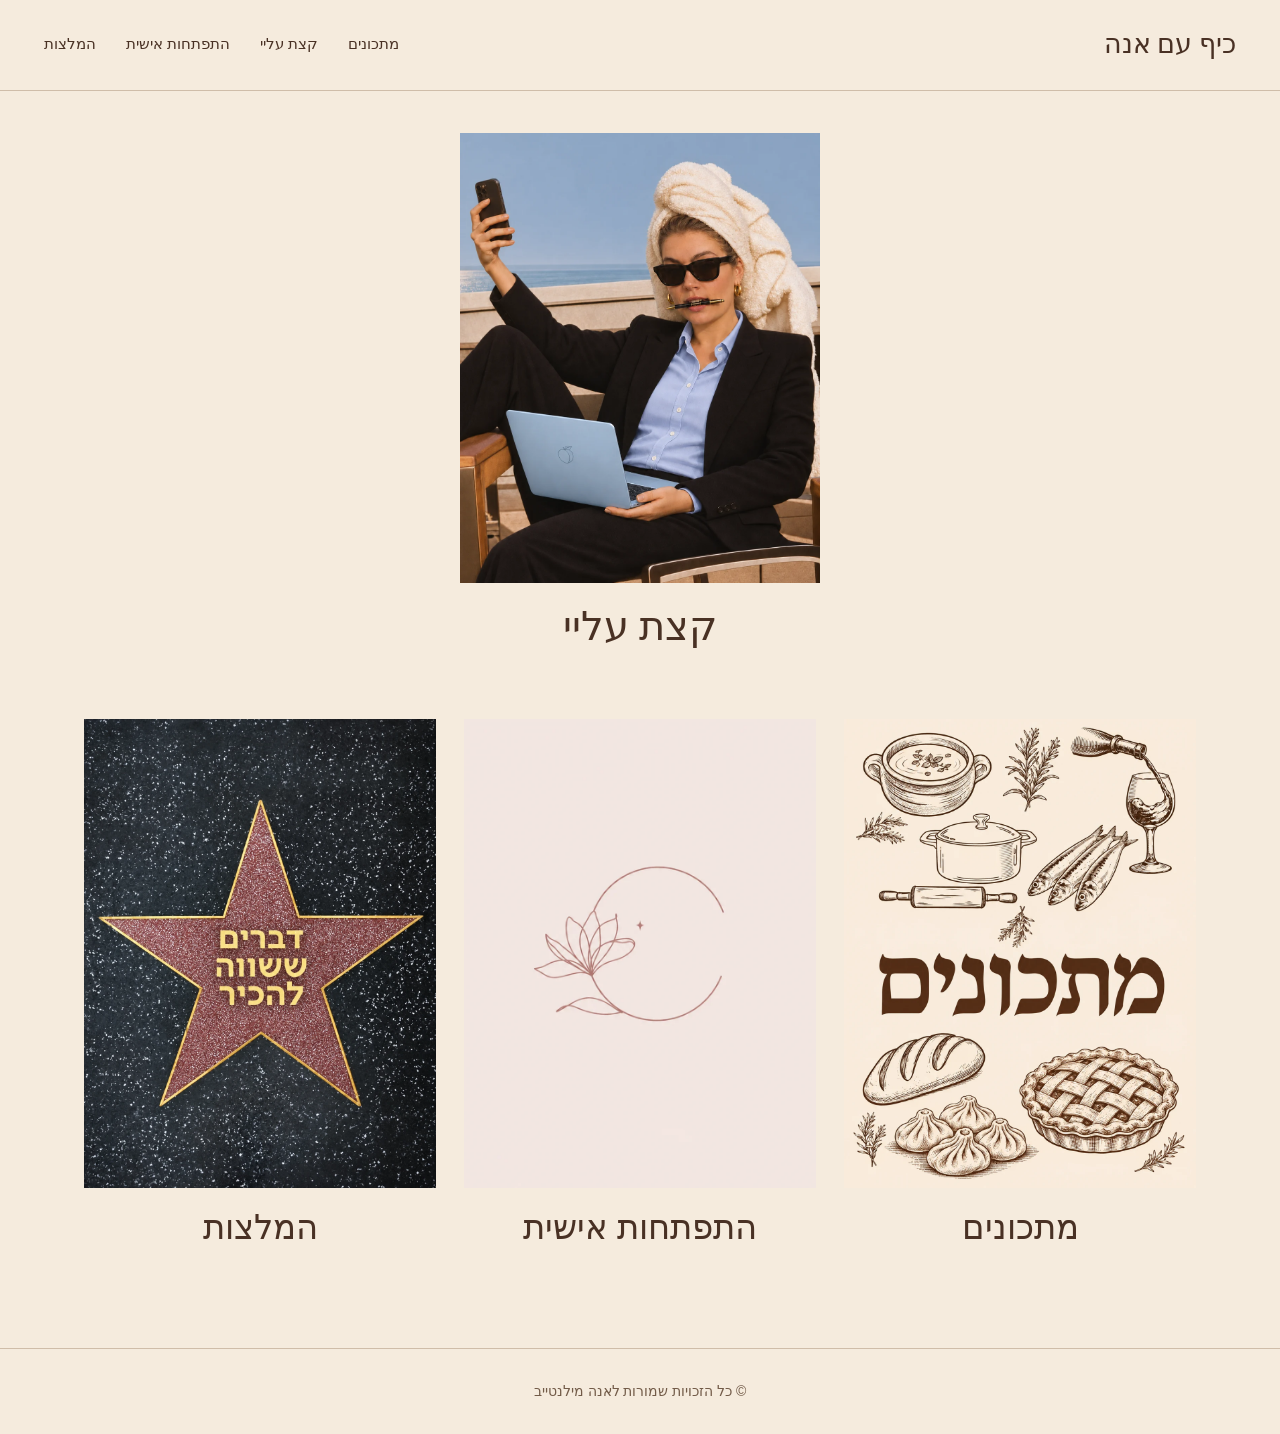
<file: index.html>
<!doctype html><html lang="he" dir="rtl"><head><meta charset="utf-8"><meta name="viewport" content="width=device-width,initial-scale=1"><meta name="theme-color" content="#F5EBDD"><meta name="description" content="אוכל, יצירה, התפתחות אישית והשראה. קצת מהעולם של אנה מילנטייב."><title>קצת מהעולם שלי | כיף עם אנה</title><link rel="stylesheet" href="styles.css"></head><body><a class="skip" href="#main">דילוג לתוכן</a><header class="site-header"><a class="brand" href="index.html">כיף עם אנה</a><nav aria-label="ניווט ראשי"><a href="recipes/index.html">מתכונים</a><a href="about/index.html">קצת עליי</a><a href="growth/index.html">התפתחות אישית</a><a href="recommendations/index.html">המלצות</a></nav></header><main id="main" class="magazine home-magazine">
<section class="home-portrait" aria-labelledby="about-heading"><a class="topic about-topic" href="about/index.html"><div class="topic-image"><img class="portrait-cover" src="assets/anna-blue-laptop-outline.webp" alt="דיוקן בחולצה תכלת עם מחשב תכלת ולוגו אפרסק בקווי מתאר" width="1022" height="1539" fetchpriority="high" decoding="async"></div><div class="topic-caption"><h1 id="about-heading">קצת עליי</h1></div></a></section>
<section class="topics category-row" aria-label="הנושאים באתר">
<a class="topic" href="recipes/index.html"><div class="topic-image cookbook-cover"><img src="assets/recipes-dumplings-pie.webp" alt="איורי אוכל, דאמפלינגס ופאי בגוני חום ושנהב עם הכיתוב מתכונים" width="1050" height="1400" loading="lazy" decoding="async"></div><div class="topic-caption"><h2>מתכונים</h2></div></a>
<a class="topic" href="growth/index.html"><div class="topic-image"><img src="assets/lotus-line.webp" alt="איור קווי עדין של לוטוס במעגל פתוח" width="1100" height="1100" loading="lazy" decoding="async"></div><div class="topic-caption"><h2>התפתחות אישית</h2></div></a>
<a class="topic" href="recommendations/index.html"><div class="topic-image"><img src="assets/recommendations-star.webp" alt="כוכב ורוד עם הכיתוב דברים ששווה להכיר" width="1050" height="1400" loading="lazy" decoding="async"></div><div class="topic-caption"><h2>המלצות</h2></div></a>
</section></main><footer class="site-footer"><span>© כל הזכויות שמורות לאנה מילנטייב</span></footer></body></html>
</file>
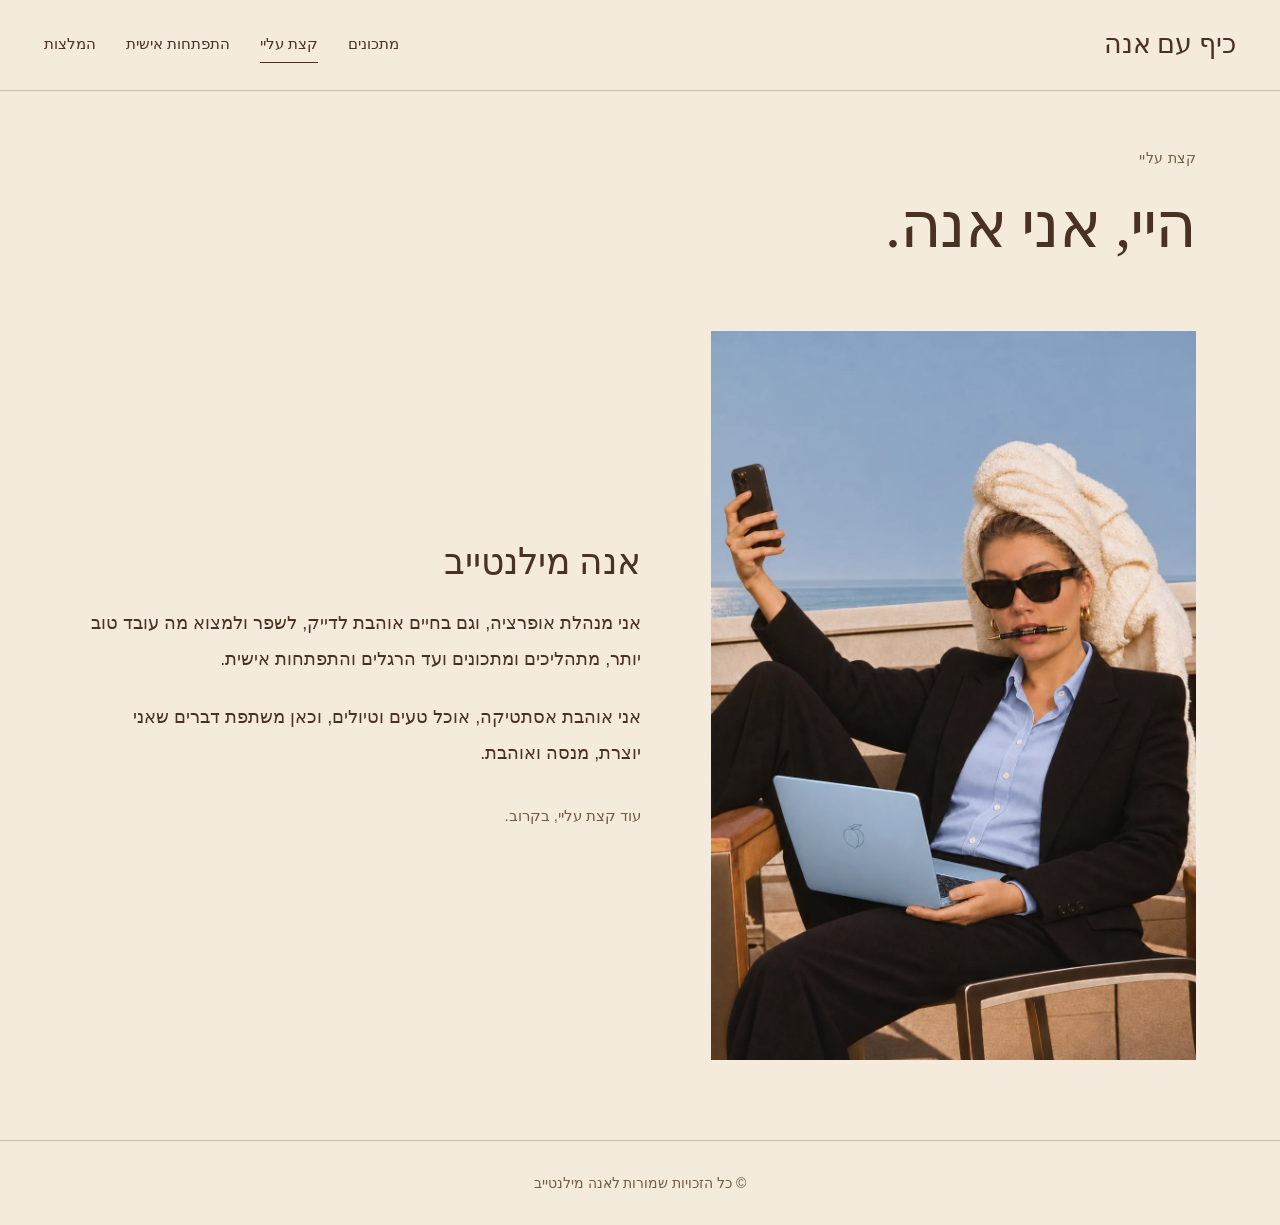
<file: about/index.html>
<!doctype html><html lang="he" dir="rtl"><head><meta charset="utf-8"><meta name="viewport" content="width=device-width,initial-scale=1"><meta name="theme-color" content="#F5EBDD"><meta name="description" content="אוכל, יצירה, התפתחות אישית והשראה. קצת מהעולם של אנה מילנטייב."><title>קצת עליי | כיף עם אנה</title><link rel="stylesheet" href="../styles.css"></head><body><a class="skip" href="#main">דילוג לתוכן</a><header class="site-header"><a class="brand" href="../index.html">כיף עם אנה</a><nav aria-label="ניווט ראשי"><a href="../recipes/index.html">מתכונים</a><a href="index.html" aria-current="page">קצת עליי</a><a href="../growth/index.html">התפתחות אישית</a><a href="../recommendations/index.html">המלצות</a></nav></header><main id="main" class="magazine"><div class="page-intro"><p class="eyebrow">קצת עליי</p><h1>היי, אני אנה.</h1></div><section class="about-layout"><img class="about-portrait" src="../assets/anna-blue-laptop-outline.webp" alt="דיוקן בחולצה תכלת עם מחשב תכלת ולוגו אפרסק בקווי מתאר" width="1022" height="1539" decoding="async"><div class="about-copy"><h2>אנה מילנטייב</h2><p>אני מנהלת אופרציה, וגם בחיים אוהבת לדייק, לשפר ולמצוא מה עובד טוב יותר, מתהליכים ומתכונים ועד הרגלים והתפתחות אישית.</p><p>אני אוהבת אסתטיקה, אוכל טעים וטיולים, וכאן משתפת דברים שאני יוצרת, מנסה ואוהבת.</p><p class="quiet-note">עוד קצת עליי, בקרוב.</p></div></section></main><footer class="site-footer"><span>© כל הזכויות שמורות לאנה מילנטייב</span></footer></body></html>
</file>
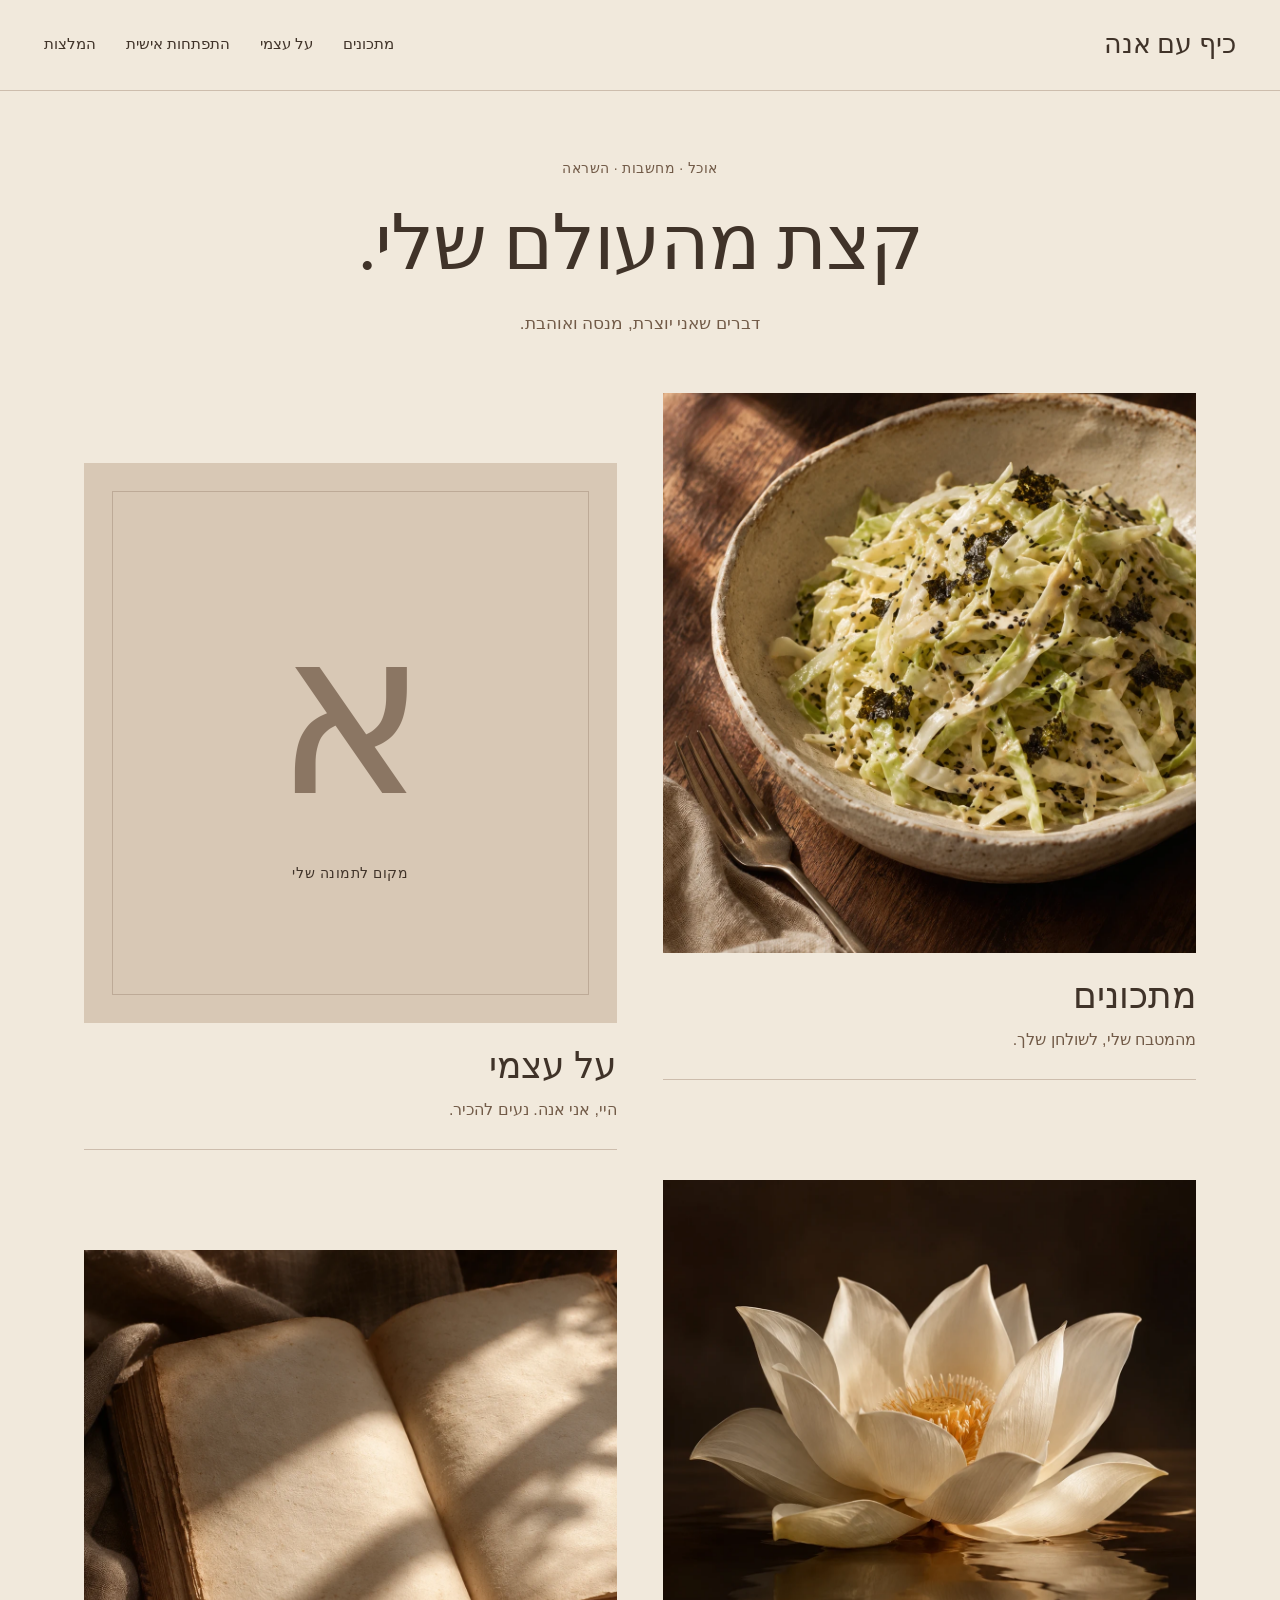
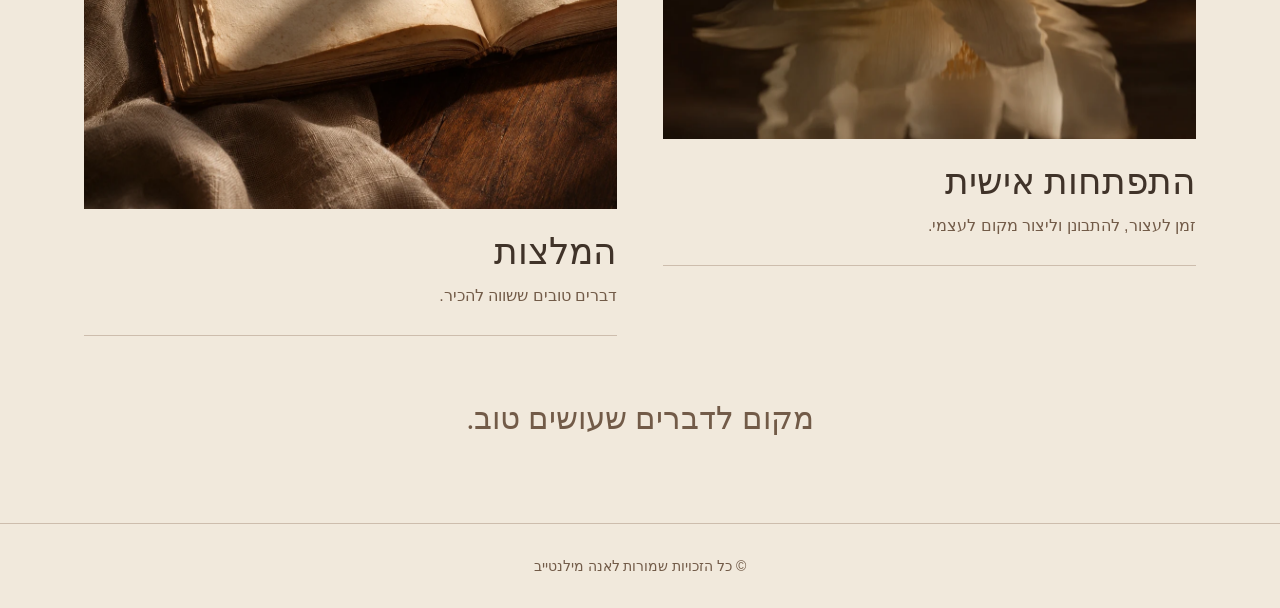
<file: docs/index.html>
<!doctype html><html lang="he" dir="rtl"><head><meta charset="utf-8"><meta name="viewport" content="width=device-width,initial-scale=1"><meta name="theme-color" content="#F1E9DC"><meta name="description" content="אוכל, יצירה, התפתחות אישית והשראה. קצת מהעולם של אנה מילנטייב."><title>קצת מהעולם שלי | כיף עם אנה</title><link rel="stylesheet" href="styles.css"></head><body><a class="skip" href="#main">דילוג לתוכן</a><header class="site-header"><a class="brand" href="index.html">כיף עם אנה</a><nav aria-label="ניווט ראשי"><a href="recipes/index.html">מתכונים</a><a href="about/index.html">על עצמי</a><a href="growth/index.html">התפתחות אישית</a><a href="recommendations/index.html">המלצות</a></nav></header><main id="main" class="magazine"><section class="home-intro"><p class="eyebrow">אוכל · מחשבות · השראה</p><h1>קצת מהעולם שלי.</h1><p>דברים שאני יוצרת, מנסה ואוהבת.</p></section><section class="topics" aria-label="הנושאים באתר"><a class="topic " href="recipes/index.html"><div class="topic-image"><img src="assets/cabbage.webp" alt="סלט כרוב ברוטב קרמי בקערת קרמיקה" width="1122" height="1402" fetchpriority="high" decoding="async"></div><div class="topic-caption"><h2>מתכונים</h2><p>מהמטבח שלי, לשולחן שלך.</p></div></a><a class="topic about-topic" href="about/index.html"><div class="topic-image"><div class="portrait-placeholder"><span class="portrait-monogram" aria-hidden="true">א</span><span class="portrait-label">מקום לתמונה שלי</span></div></div><div class="topic-caption"><h2>על עצמי</h2><p>היי, אני אנה. נעים להכיר.</p></div></a><a class="topic " href="growth/index.html"><div class="topic-image"><img src="assets/lotus.webp" alt="פרח לוטוס בהיר מעל מים שקטים" width="1122" height="1402" loading="lazy" decoding="async"></div><div class="topic-caption"><h2>התפתחות אישית</h2><p>זמן לעצור, להתבונן וליצור מקום לעצמי.</p></div></a><a class="topic " href="recommendations/index.html"><div class="topic-image"><img src="assets/book.webp" alt="ספר פתוח באור חלון חמים" width="1122" height="1402" loading="lazy" decoding="async"></div><div class="topic-caption"><h2>המלצות</h2><p>דברים טובים ששווה להכיר.</p></div></a></section><div class="closing-line">מקום לדברים שעושים טוב.</div></main><footer class="site-footer"><span>© כל הזכויות שמורות לאנה מילנטייב</span></footer></body></html>
</file>
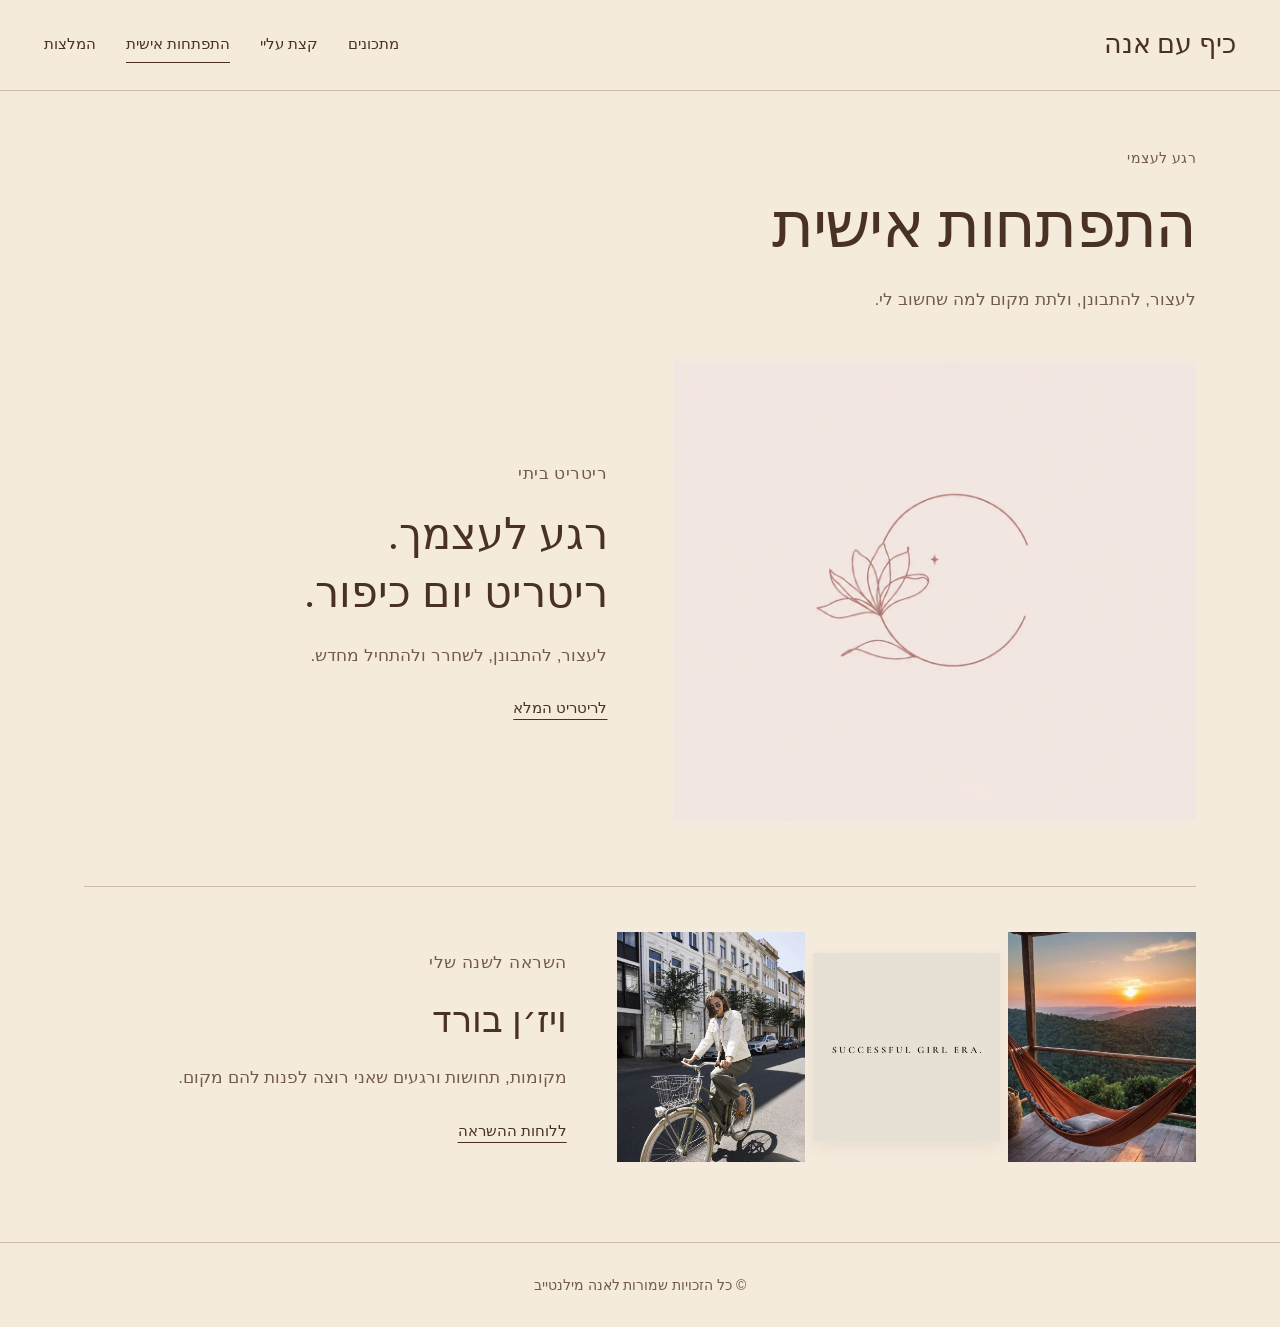
<file: growth/index.html>
<!doctype html><html lang="he" dir="rtl"><head><meta charset="utf-8"><meta name="viewport" content="width=device-width,initial-scale=1"><meta name="theme-color" content="#F5EBDD"><meta name="description" content="אוכל, יצירה, התפתחות אישית והשראה. קצת מהעולם של אנה מילנטייב."><title>התפתחות אישית | כיף עם אנה</title><link rel="stylesheet" href="../styles.css"></head><body><a class="skip" href="#main">דילוג לתוכן</a><header class="site-header"><a class="brand" href="../index.html">כיף עם אנה</a><nav aria-label="ניווט ראשי"><a href="../recipes/index.html">מתכונים</a><a href="../about/index.html">קצת עליי</a><a href="index.html" aria-current="page">התפתחות אישית</a><a href="../recommendations/index.html">המלצות</a></nav></header><main id="main" class="magazine"><div class="page-intro"><p class="eyebrow">רגע לעצמי</p><h1>התפתחות אישית</h1><p>לעצור, להתבונן, ולתת מקום למה שחשוב לי.</p></div><a class="growth-feature" href="https://bebvebeb.github.io/yom-kippur-retreat/"><div class="growth-image"><img src="../assets/lotus-line.webp" alt="איור קווי עדין של לוטוס במעגל פתוח" width="1100" height="1100" fetchpriority="high" decoding="async"></div><div><p class="eyebrow">ריטריט ביתי</p><h2>רגע לעצמך.<br>ריטריט יום כיפור.</h2><p>לעצור, להתבונן, לשחרר ולהתחיל מחדש.</p><span class="text-link">לריטריט המלא</span></div></a><a class="vision-entry" href="vision-board/index.html"><div class="vision-preview"><img src="../assets/vision/peace.webp" alt="ערסל בשקיעה" loading="lazy"><img src="../assets/vision/successful.webp" alt="Successful girl era" loading="lazy"><img src="../assets/vision/bicycle.webp" alt="רכיבה בעיר" loading="lazy"></div><div><p class="eyebrow">השראה לשנה שלי</p><h2>ויז׳ן בורד</h2><p>מקומות, תחושות ורגעים שאני רוצה לפנות להם מקום.</p><span class="text-link">ללוחות ההשראה</span></div></a></main><footer class="site-footer"><span>© כל הזכויות שמורות לאנה מילנטייב</span></footer></body></html>
</file>
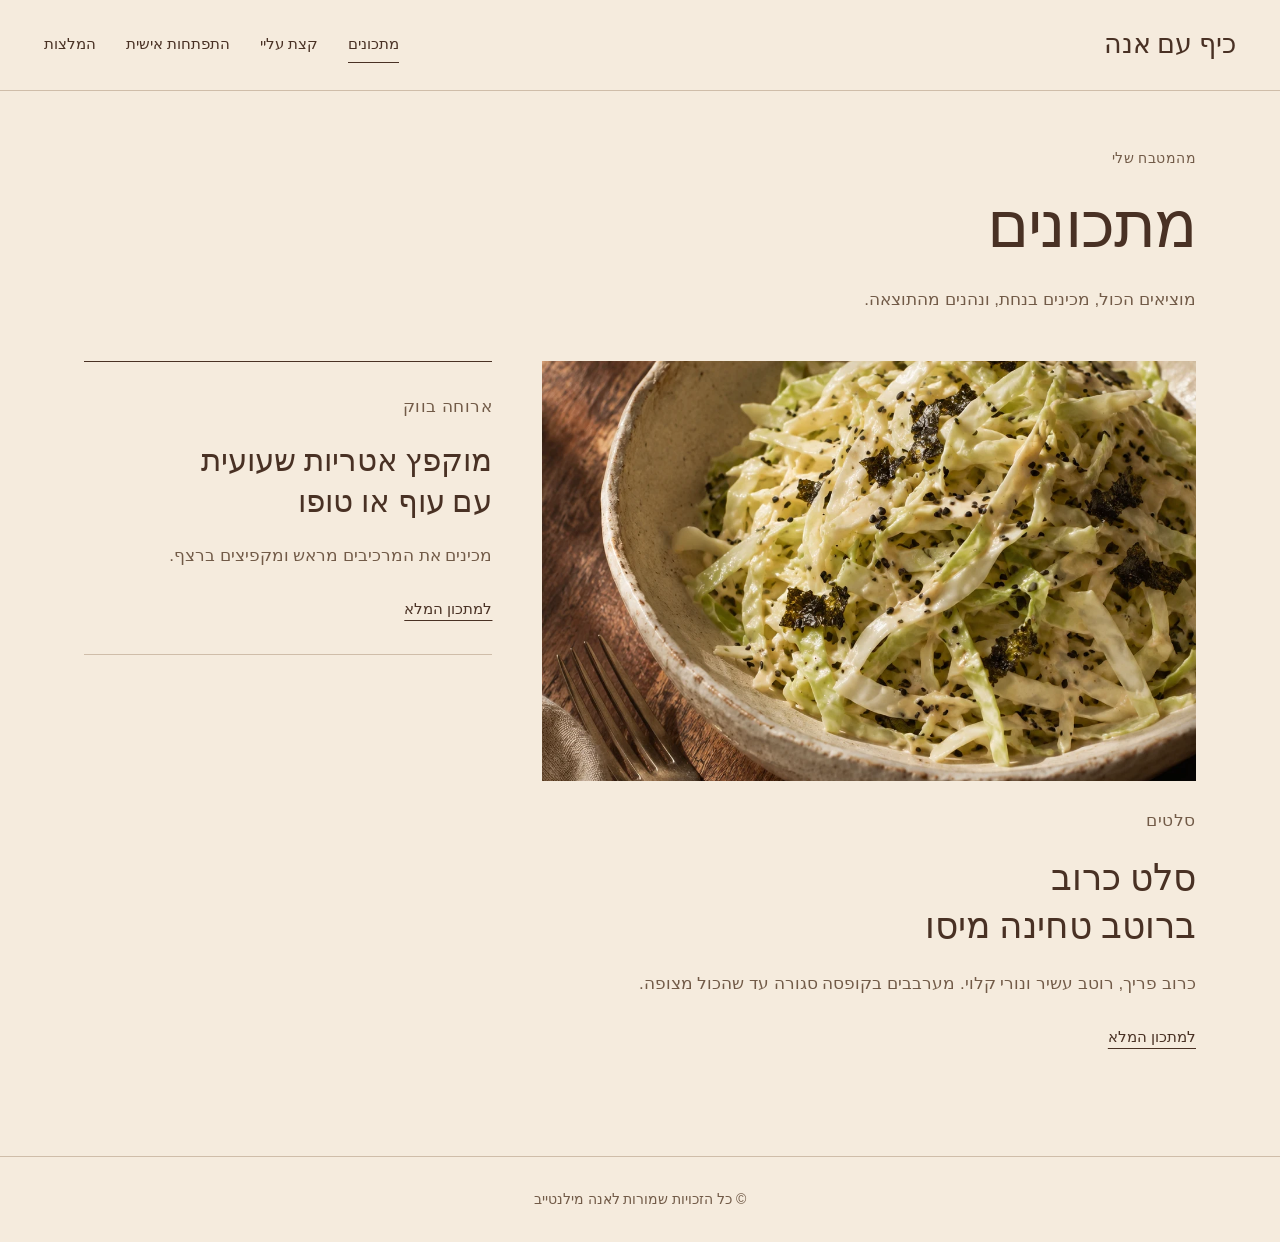
<file: recipes/index.html>
<!doctype html><html lang="he" dir="rtl"><head><meta charset="utf-8"><meta name="viewport" content="width=device-width,initial-scale=1"><meta name="theme-color" content="#F5EBDD"><meta name="description" content="אוכל, יצירה, התפתחות אישית והשראה. קצת מהעולם של אנה מילנטייב."><title>מתכונים | כיף עם אנה</title><link rel="stylesheet" href="../styles.css"></head><body><a class="skip" href="#main">דילוג לתוכן</a><header class="site-header"><a class="brand" href="../index.html">כיף עם אנה</a><nav aria-label="ניווט ראשי"><a href="index.html" aria-current="page">מתכונים</a><a href="../about/index.html">קצת עליי</a><a href="../growth/index.html">התפתחות אישית</a><a href="../recommendations/index.html">המלצות</a></nav></header><main id="main" class="magazine"><div class="page-intro"><p class="eyebrow">מהמטבח שלי</p><h1>מתכונים</h1><p>מוציאים הכול, מכינים בנחת, ונהנים מהתוצאה.</p></div><div class="recipe-index"><a class="recipe-feature" href="tahini-miso-cabbage.html"><img src="../assets/cabbage.webp" alt="סלט כרוב ברוטב טחינה מיסו" width="1122" height="1402" fetchpriority="high" decoding="async"><div><p class="eyebrow">סלטים</p><h2>סלט כרוב<br>ברוטב טחינה מיסו</h2><p>כרוב פריך, רוטב עשיר ונורי קלוי. מערבבים בקופסה סגורה עד שהכול מצופה.</p><span class="text-link">למתכון המלא</span></div></a><a class="recipe-text-entry" href="bean-thread-stir-fry.html"><p class="eyebrow">ארוחה בווק</p><h2>מוקפץ אטריות שעועית<br>עם עוף או טופו</h2><p>מכינים את המרכיבים מראש ומקפיצים ברצף.</p><span class="text-link">למתכון המלא</span></a></div></main><footer class="site-footer"><span>© כל הזכויות שמורות לאנה מילנטייב</span></footer></body></html>
</file>
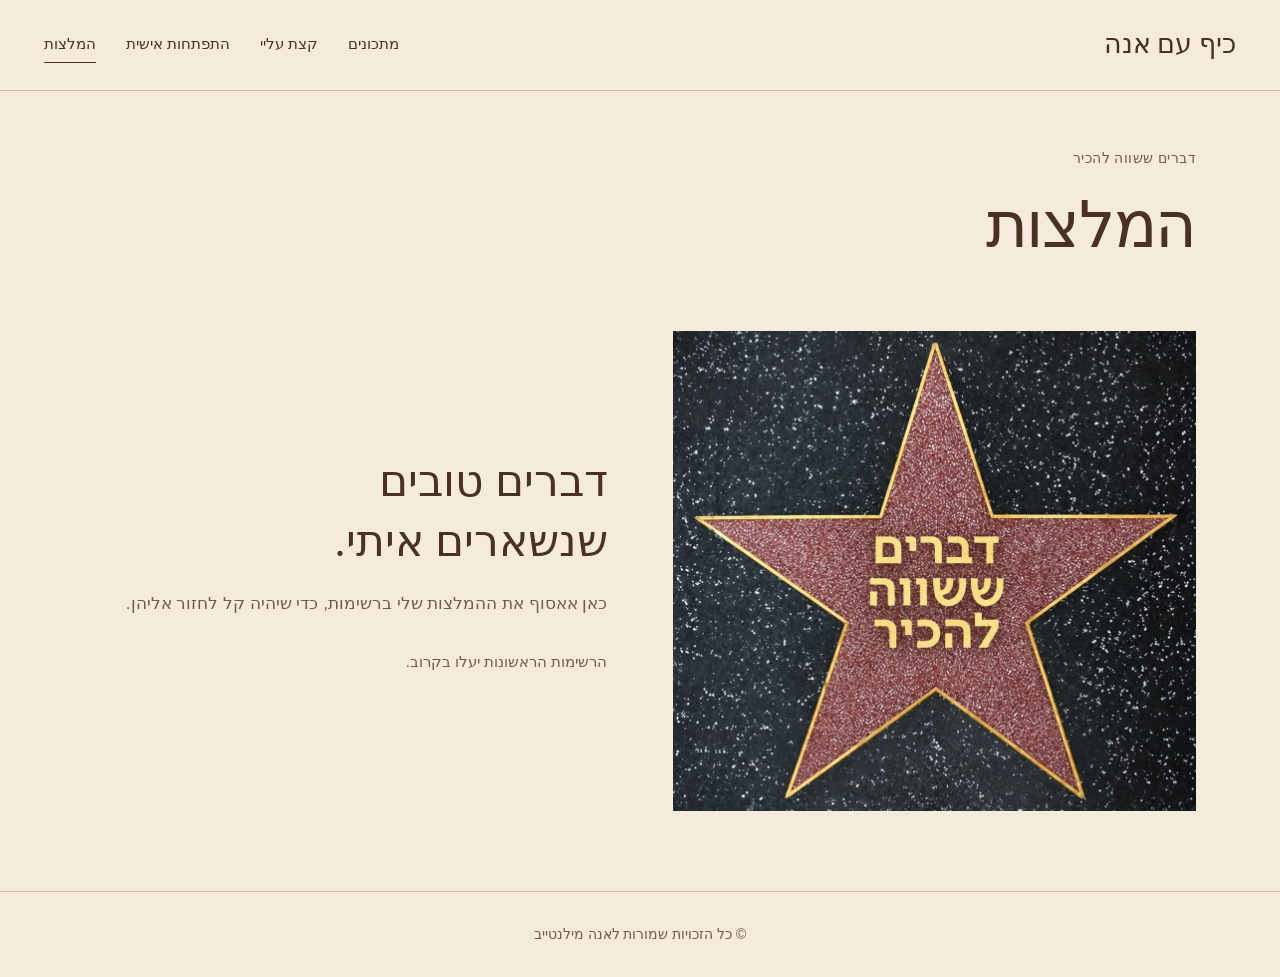
<file: recommendations/index.html>
<!doctype html><html lang="he" dir="rtl"><head><meta charset="utf-8"><meta name="viewport" content="width=device-width,initial-scale=1"><meta name="theme-color" content="#F5EBDD"><meta name="description" content="אוכל, יצירה, התפתחות אישית והשראה. קצת מהעולם של אנה מילנטייב."><title>המלצות | כיף עם אנה</title><link rel="stylesheet" href="../styles.css"></head><body><a class="skip" href="#main">דילוג לתוכן</a><header class="site-header"><a class="brand" href="../index.html">כיף עם אנה</a><nav aria-label="ניווט ראשי"><a href="../recipes/index.html">מתכונים</a><a href="../about/index.html">קצת עליי</a><a href="../growth/index.html">התפתחות אישית</a><a href="index.html" aria-current="page">המלצות</a></nav></header><main id="main" class="magazine"><div class="page-intro"><p class="eyebrow">דברים ששווה להכיר</p><h1>המלצות</h1></div><section class="recommendations-layout"><div class="book-image"><img src="../assets/recommendations-star.webp" alt="כוכב ורוד עם הכיתוב דברים ששווה להכיר" width="1050" height="1400" fetchpriority="high" decoding="async"></div><div><h2>דברים טובים<br>שנשארים איתי.</h2><p>כאן אאסוף את ההמלצות שלי ברשימות, כדי שיהיה קל לחזור אליהן.</p><p class="quiet-note">הרשימות הראשונות יעלו בקרוב.</p></div></section></main><footer class="site-footer"><span>© כל הזכויות שמורות לאנה מילנטייב</span></footer></body></html>
</file>
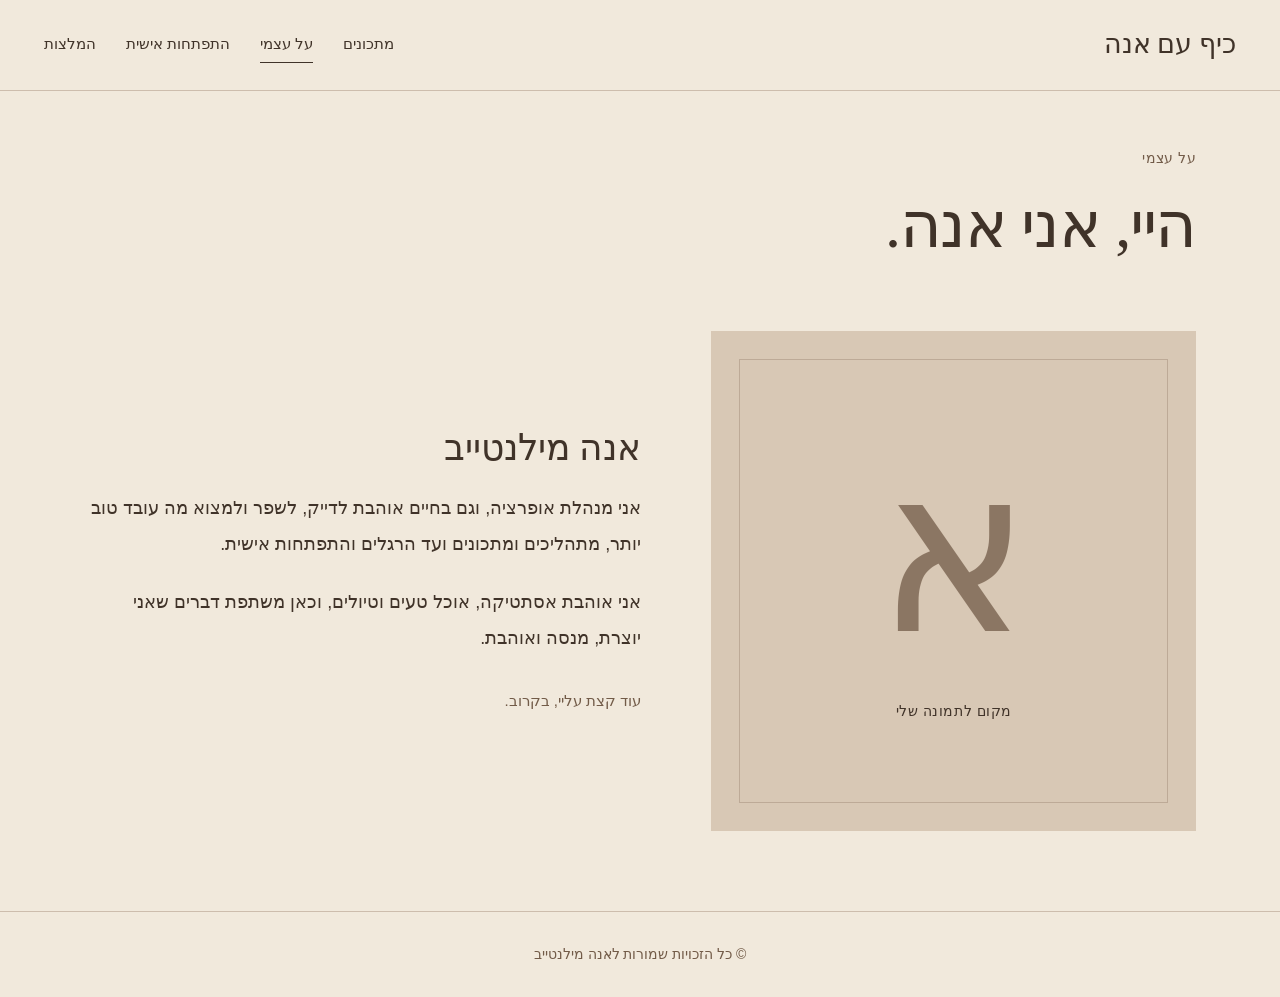
<file: docs/about/index.html>
<!doctype html><html lang="he" dir="rtl"><head><meta charset="utf-8"><meta name="viewport" content="width=device-width,initial-scale=1"><meta name="theme-color" content="#F1E9DC"><meta name="description" content="אוכל, יצירה, התפתחות אישית והשראה. קצת מהעולם של אנה מילנטייב."><title>על עצמי | כיף עם אנה</title><link rel="stylesheet" href="../styles.css"></head><body><a class="skip" href="#main">דילוג לתוכן</a><header class="site-header"><a class="brand" href="../index.html">כיף עם אנה</a><nav aria-label="ניווט ראשי"><a href="../recipes/index.html">מתכונים</a><a href="index.html" aria-current="page">על עצמי</a><a href="../growth/index.html">התפתחות אישית</a><a href="../recommendations/index.html">המלצות</a></nav></header><main id="main" class="magazine"><div class="page-intro"><p class="eyebrow">על עצמי</p><h1>היי, אני אנה.</h1></div><section class="about-layout"><div class="portrait-placeholder"><span class="portrait-monogram" aria-hidden="true">א</span><span class="portrait-label">מקום לתמונה שלי</span></div><div class="about-copy"><h2>אנה מילנטייב</h2><p>אני מנהלת אופרציה, וגם בחיים אוהבת לדייק, לשפר ולמצוא מה עובד טוב יותר, מתהליכים ומתכונים ועד הרגלים והתפתחות אישית.</p><p>אני אוהבת אסתטיקה, אוכל טעים וטיולים, וכאן משתפת דברים שאני יוצרת, מנסה ואוהבת.</p><p class="quiet-note">עוד קצת עליי, בקרוב.</p></div></section></main><footer class="site-footer"><span>© כל הזכויות שמורות לאנה מילנטייב</span></footer></body></html>
</file>
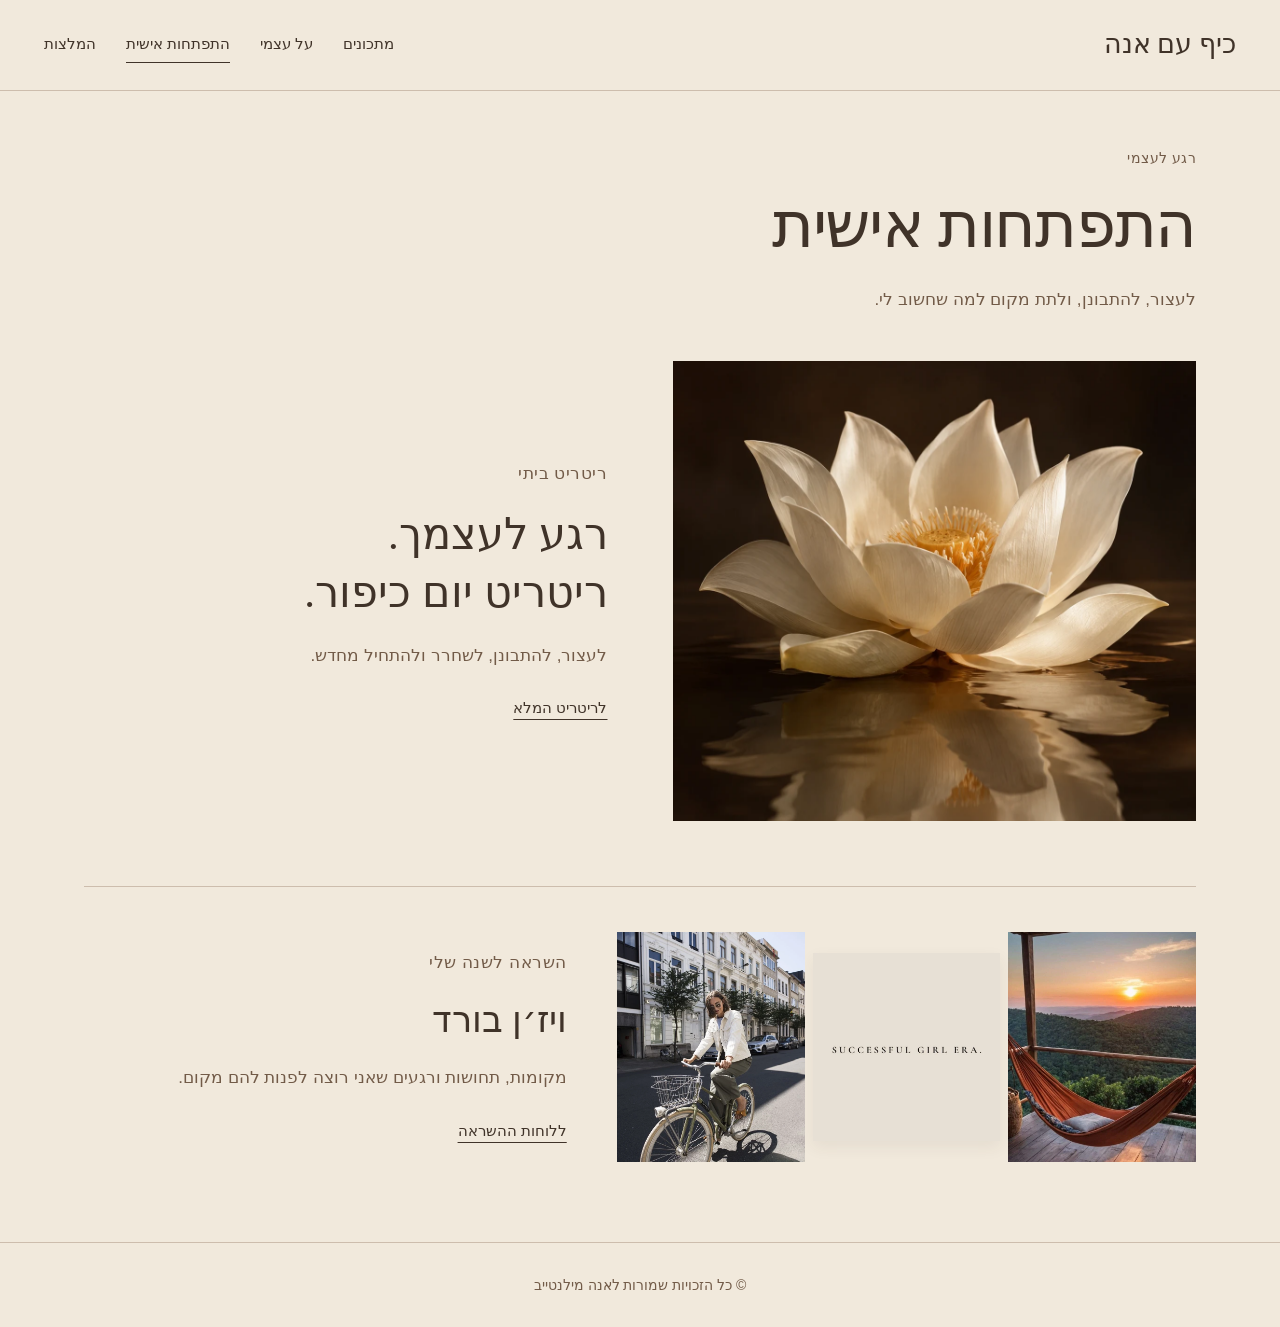
<file: docs/growth/index.html>
<!doctype html><html lang="he" dir="rtl"><head><meta charset="utf-8"><meta name="viewport" content="width=device-width,initial-scale=1"><meta name="theme-color" content="#F1E9DC"><meta name="description" content="אוכל, יצירה, התפתחות אישית והשראה. קצת מהעולם של אנה מילנטייב."><title>התפתחות אישית | כיף עם אנה</title><link rel="stylesheet" href="../styles.css"></head><body><a class="skip" href="#main">דילוג לתוכן</a><header class="site-header"><a class="brand" href="../index.html">כיף עם אנה</a><nav aria-label="ניווט ראשי"><a href="../recipes/index.html">מתכונים</a><a href="../about/index.html">על עצמי</a><a href="index.html" aria-current="page">התפתחות אישית</a><a href="../recommendations/index.html">המלצות</a></nav></header><main id="main" class="magazine"><div class="page-intro"><p class="eyebrow">רגע לעצמי</p><h1>התפתחות אישית</h1><p>לעצור, להתבונן, ולתת מקום למה שחשוב לי.</p></div><a class="growth-feature" href="https://bebvebeb.github.io/yom-kippur-retreat/"><div class="growth-image"><img src="../assets/lotus.webp" alt="לוטוס בהיר מעל מים שקטים" width="1122" height="1402" fetchpriority="high" decoding="async"></div><div><p class="eyebrow">ריטריט ביתי</p><h2>רגע לעצמך.<br>ריטריט יום כיפור.</h2><p>לעצור, להתבונן, לשחרר ולהתחיל מחדש.</p><span class="text-link">לריטריט המלא</span></div></a><a class="vision-entry" href="vision-board/index.html"><div class="vision-preview"><img src="../assets/vision/peace.webp" alt="ערסל בשקיעה" loading="lazy"><img src="../assets/vision/successful.webp" alt="Successful girl era" loading="lazy"><img src="../assets/vision/bicycle.webp" alt="רכיבה בעיר" loading="lazy"></div><div><p class="eyebrow">השראה לשנה שלי</p><h2>ויז׳ן בורד</h2><p>מקומות, תחושות ורגעים שאני רוצה לפנות להם מקום.</p><span class="text-link">ללוחות ההשראה</span></div></a></main><footer class="site-footer"><span>© כל הזכויות שמורות לאנה מילנטייב</span></footer></body></html>
</file>
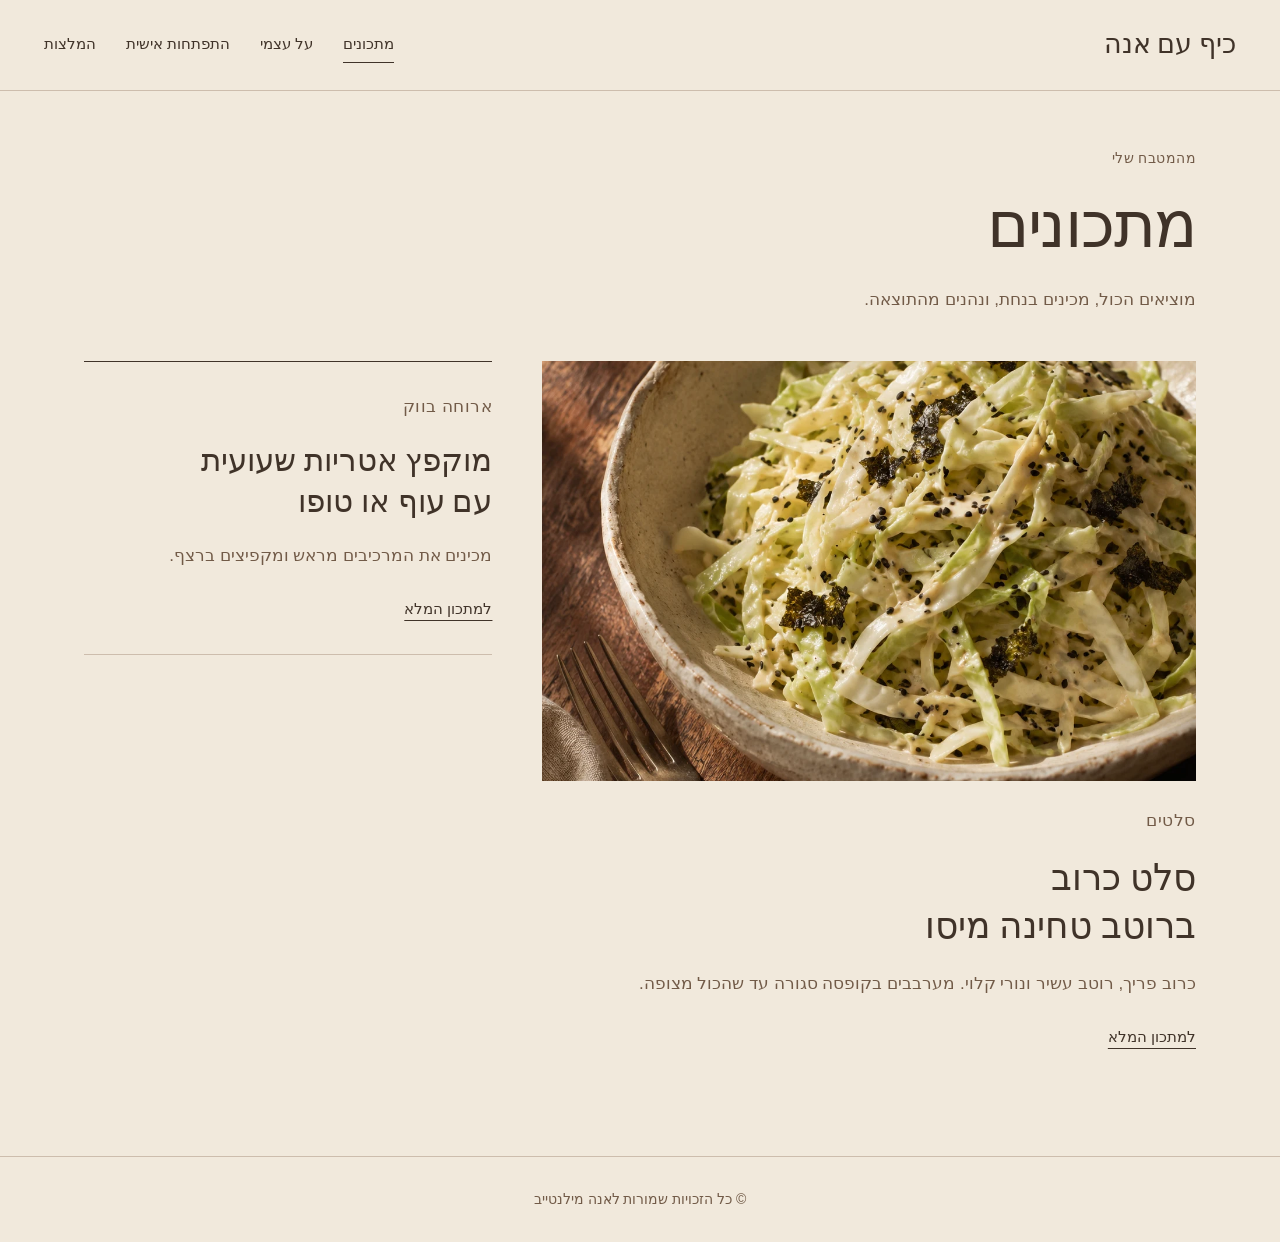
<file: docs/recipes/index.html>
<!doctype html><html lang="he" dir="rtl"><head><meta charset="utf-8"><meta name="viewport" content="width=device-width,initial-scale=1"><meta name="theme-color" content="#F1E9DC"><meta name="description" content="אוכל, יצירה, התפתחות אישית והשראה. קצת מהעולם של אנה מילנטייב."><title>מתכונים | כיף עם אנה</title><link rel="stylesheet" href="../styles.css"></head><body><a class="skip" href="#main">דילוג לתוכן</a><header class="site-header"><a class="brand" href="../index.html">כיף עם אנה</a><nav aria-label="ניווט ראשי"><a href="index.html" aria-current="page">מתכונים</a><a href="../about/index.html">על עצמי</a><a href="../growth/index.html">התפתחות אישית</a><a href="../recommendations/index.html">המלצות</a></nav></header><main id="main" class="magazine"><div class="page-intro"><p class="eyebrow">מהמטבח שלי</p><h1>מתכונים</h1><p>מוציאים הכול, מכינים בנחת, ונהנים מהתוצאה.</p></div><div class="recipe-index"><a class="recipe-feature" href="tahini-miso-cabbage.html"><img src="../assets/cabbage.webp" alt="סלט כרוב ברוטב טחינה מיסו" width="1122" height="1402" fetchpriority="high" decoding="async"><div><p class="eyebrow">סלטים</p><h2>סלט כרוב<br>ברוטב טחינה מיסו</h2><p>כרוב פריך, רוטב עשיר ונורי קלוי. מערבבים בקופסה סגורה עד שהכול מצופה.</p><span class="text-link">למתכון המלא</span></div></a><a class="recipe-text-entry" href="bean-thread-stir-fry.html"><p class="eyebrow">ארוחה בווק</p><h2>מוקפץ אטריות שעועית<br>עם עוף או טופו</h2><p>מכינים את המרכיבים מראש ומקפיצים ברצף.</p><span class="text-link">למתכון המלא</span></a></div></main><footer class="site-footer"><span>© כל הזכויות שמורות לאנה מילנטייב</span></footer></body></html>
</file>
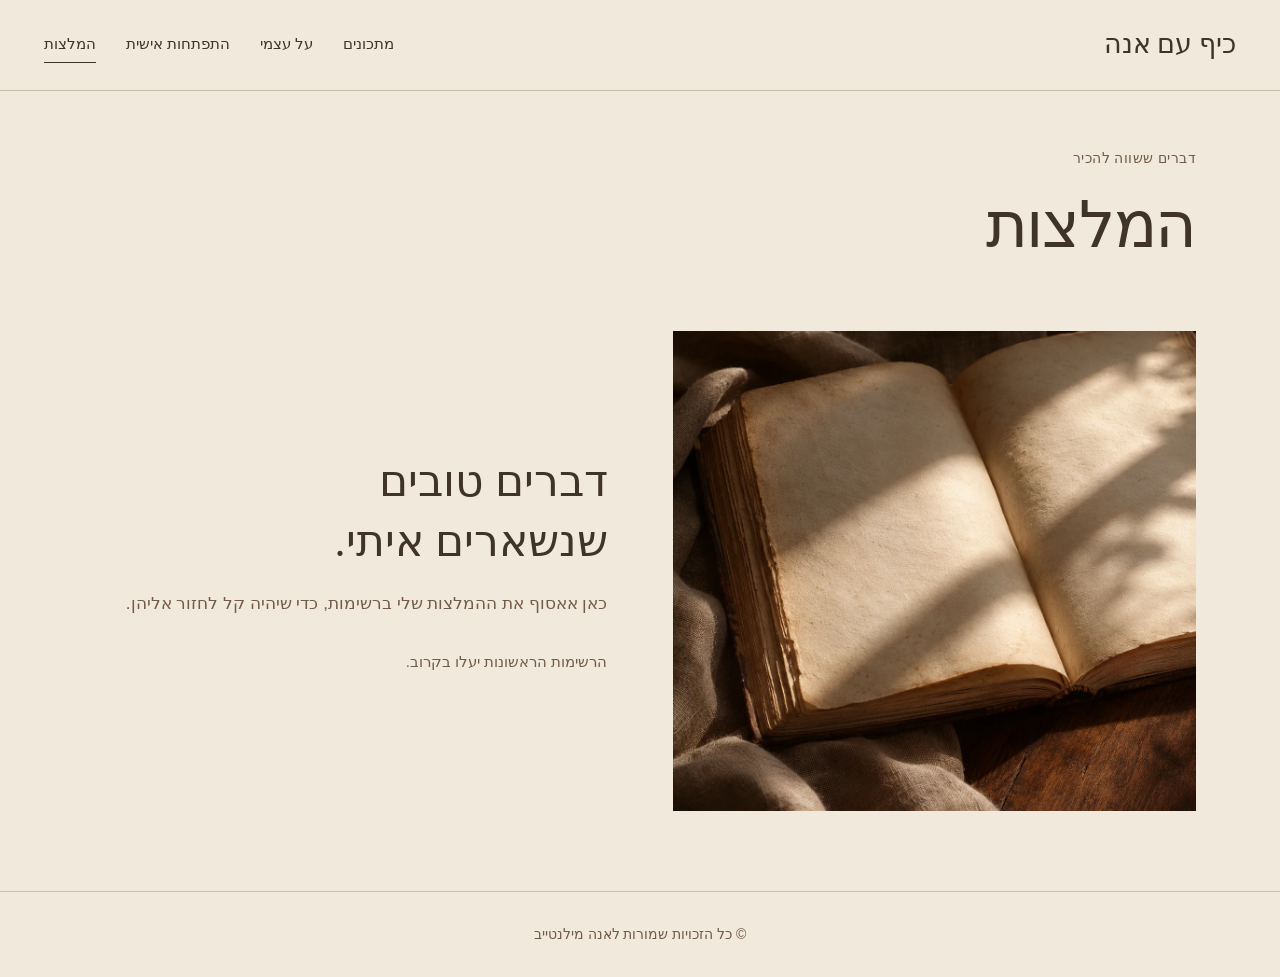
<file: docs/recommendations/index.html>
<!doctype html><html lang="he" dir="rtl"><head><meta charset="utf-8"><meta name="viewport" content="width=device-width,initial-scale=1"><meta name="theme-color" content="#F1E9DC"><meta name="description" content="אוכל, יצירה, התפתחות אישית והשראה. קצת מהעולם של אנה מילנטייב."><title>המלצות | כיף עם אנה</title><link rel="stylesheet" href="../styles.css"></head><body><a class="skip" href="#main">דילוג לתוכן</a><header class="site-header"><a class="brand" href="../index.html">כיף עם אנה</a><nav aria-label="ניווט ראשי"><a href="../recipes/index.html">מתכונים</a><a href="../about/index.html">על עצמי</a><a href="../growth/index.html">התפתחות אישית</a><a href="index.html" aria-current="page">המלצות</a></nav></header><main id="main" class="magazine"><div class="page-intro"><p class="eyebrow">דברים ששווה להכיר</p><h1>המלצות</h1></div><section class="recommendations-layout"><div class="book-image"><img src="../assets/book.webp" alt="ספר פתוח באור חמים" width="1122" height="1402" fetchpriority="high" decoding="async"></div><div><h2>דברים טובים<br>שנשארים איתי.</h2><p>כאן אאסוף את ההמלצות שלי ברשימות, כדי שיהיה קל לחזור אליהן.</p><p class="quiet-note">הרשימות הראשונות יעלו בקרוב.</p></div></section></main><footer class="site-footer"><span>© כל הזכויות שמורות לאנה מילנטייב</span></footer></body></html>
</file>
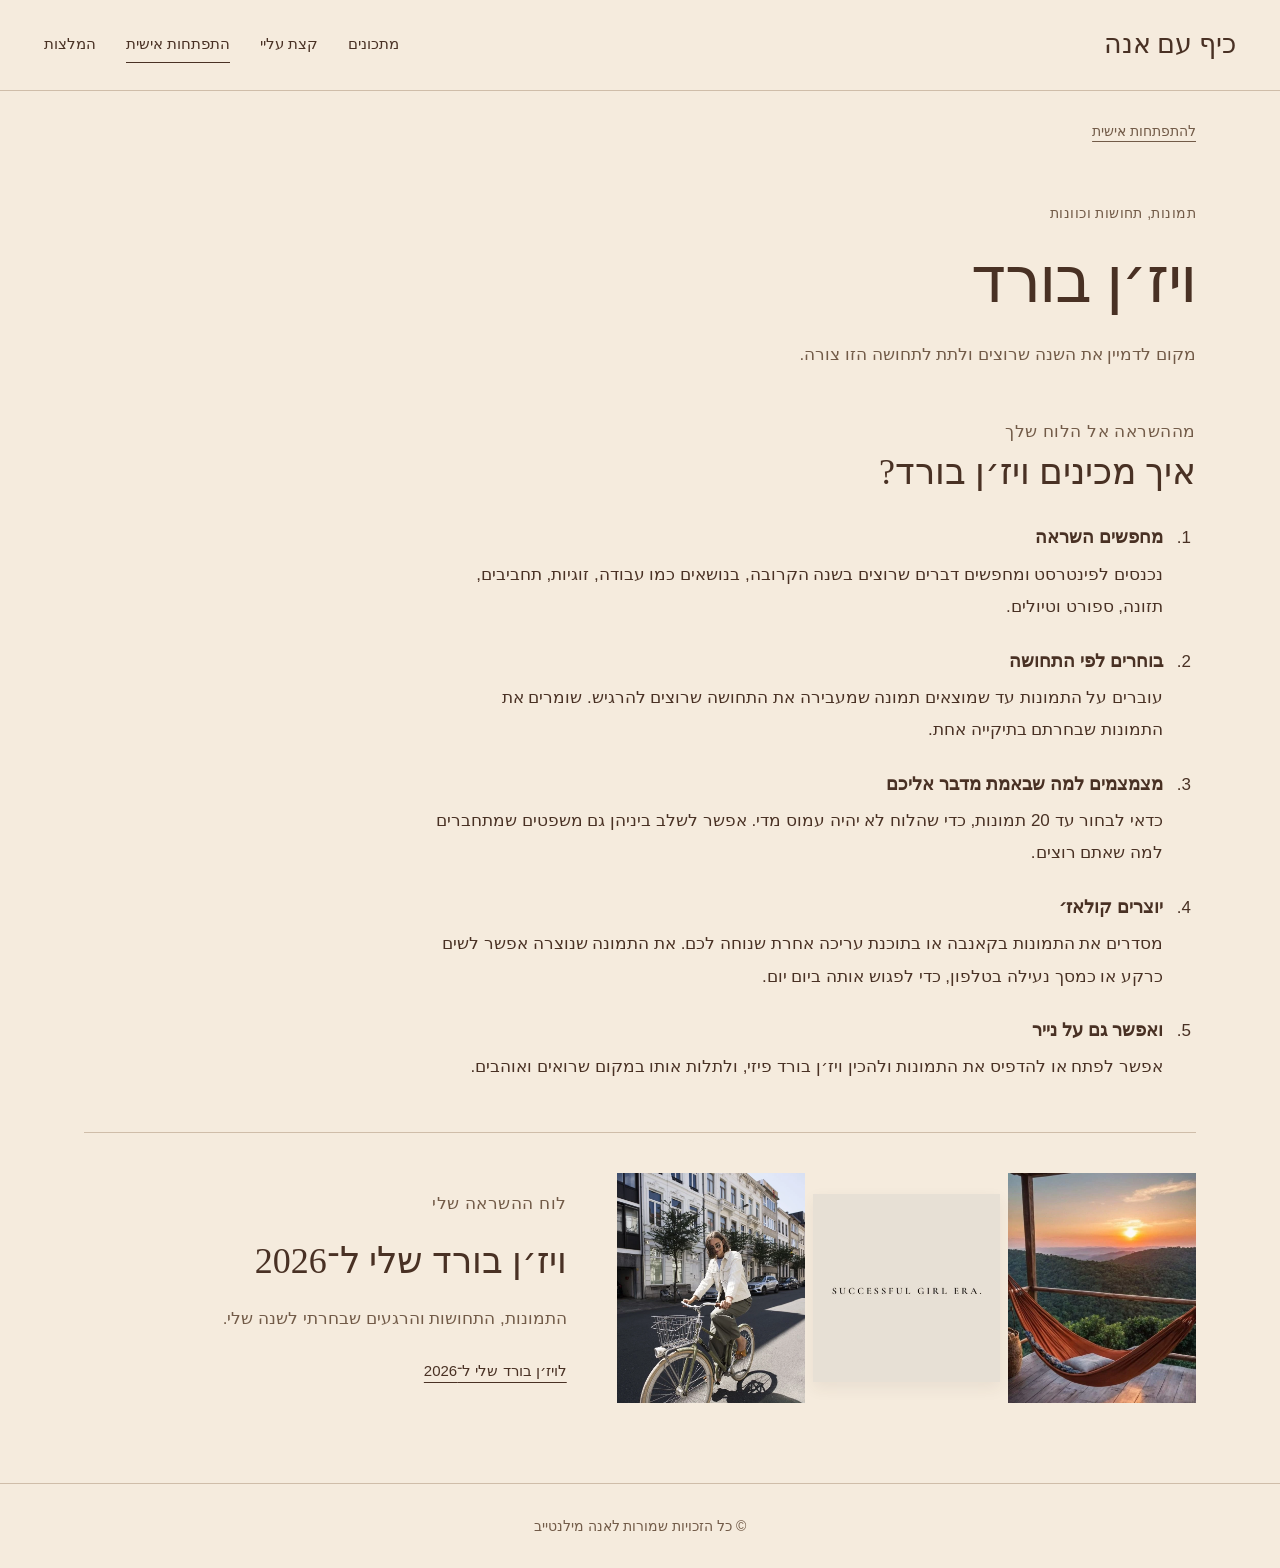
<file: growth/vision-board/index.html>
<!doctype html><html lang="he" dir="rtl"><head><meta charset="utf-8"><meta name="viewport" content="width=device-width,initial-scale=1"><meta name="theme-color" content="#F5EBDD"><meta name="description" content="אוכל, יצירה, התפתחות אישית והשראה. קצת מהעולם של אנה מילנטייב."><title>ויז׳ן בורד | כיף עם אנה</title><link rel="stylesheet" href="../../styles.css"></head><body><a class="skip" href="#main">דילוג לתוכן</a><header class="site-header"><a class="brand" href="../../index.html">כיף עם אנה</a><nav aria-label="ניווט ראשי"><a href="../../recipes/index.html">מתכונים</a><a href="../../about/index.html">קצת עליי</a><a href="../index.html" aria-current="page">התפתחות אישית</a><a href="../../recommendations/index.html">המלצות</a></nav></header><main id="main" class="magazine vision-topic"><a class="back-link topic-back" href="../index.html">להתפתחות אישית</a><div class="page-intro"><p class="eyebrow">תמונות, תחושות וכוונות</p><h1>ויז׳ן בורד</h1><p>מקום לדמיין את השנה שרוצים ולתת לתחושה הזו צורה.</p></div><section class="vision-guide" id="how"><p class="eyebrow">מההשראה אל הלוח שלך</p><h2>איך מכינים ויז׳ן בורד?</h2><ol><li><h3>מחפשים השראה</h3><p>נכנסים לפינטרסט ומחפשים דברים שרוצים בשנה הקרובה, בנושאים כמו עבודה, זוגיות, תחביבים, תזונה, ספורט וטיולים.</p></li><li><h3>בוחרים לפי התחושה</h3><p>עוברים על התמונות עד שמוצאים תמונה שמעבירה את התחושה שרוצים להרגיש. שומרים את התמונות שבחרתם בתיקייה אחת.</p></li><li><h3>מצמצמים למה שבאמת מדבר אליכם</h3><p>כדאי לבחור עד 20 תמונות, כדי שהלוח לא יהיה עמוס מדי. אפשר לשלב ביניהן גם משפטים שמתחברים למה שאתם רוצים.</p></li><li><h3>יוצרים קולאז׳</h3><p>מסדרים את התמונות בקאנבה או בתוכנת עריכה אחרת שנוחה לכם. את התמונה שנוצרה אפשר לשים כרקע או כמסך נעילה בטלפון, כדי לפגוש אותה ביום יום.</p></li><li><h3>ואפשר גם על נייר</h3><p>אפשר לפתח או להדפיס את התמונות ולהכין ויז׳ן בורד פיזי, ולתלות אותו במקום שרואים ואוהבים.</p></li></ol></section><a class="vision-entry vision-year" href="../vision-board-2026.html"><div class="vision-preview"><img src="../../assets/vision/peace.webp" alt="ערסל בשקיעה"><img src="../../assets/vision/successful.webp" alt="Successful girl era"><img src="../../assets/vision/bicycle.webp" alt="רכיבה בעיר"></div><div><p class="eyebrow">לוח ההשראה שלי</p><h2>ויז׳ן בורד שלי ל־2026</h2><p>התמונות, התחושות והרגעים שבחרתי לשנה שלי.</p><span class="text-link">לויז׳ן בורד שלי ל־2026</span></div></a></main><footer class="site-footer"><span>© כל הזכויות שמורות לאנה מילנטייב</span></footer></body></html>
</file>
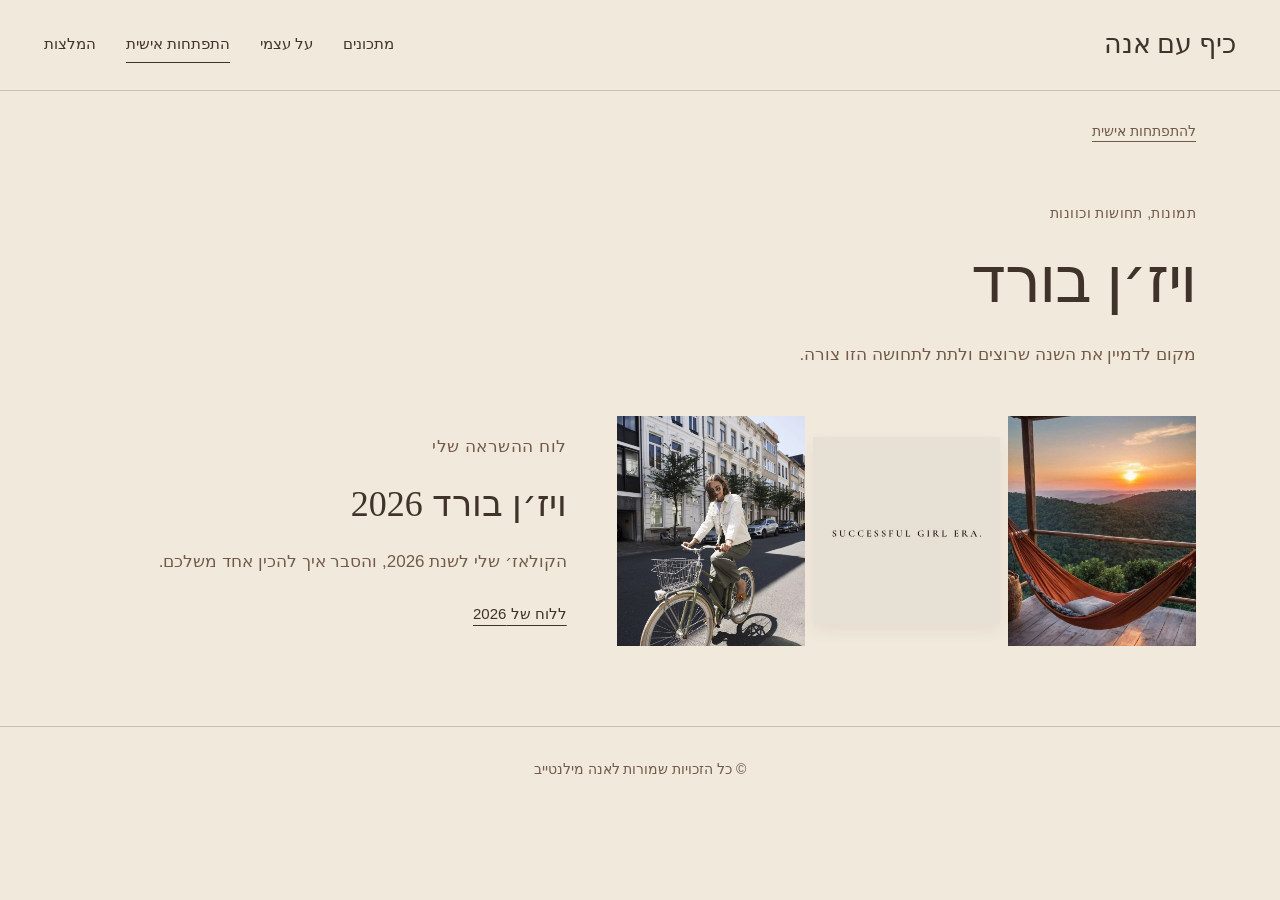
<file: docs/growth/vision-board/index.html>
<!doctype html><html lang="he" dir="rtl"><head><meta charset="utf-8"><meta name="viewport" content="width=device-width,initial-scale=1"><meta name="theme-color" content="#F1E9DC"><meta name="description" content="אוכל, יצירה, התפתחות אישית והשראה. קצת מהעולם של אנה מילנטייב."><title>ויז׳ן בורד | כיף עם אנה</title><link rel="stylesheet" href="../../styles.css"></head><body><a class="skip" href="#main">דילוג לתוכן</a><header class="site-header"><a class="brand" href="../../index.html">כיף עם אנה</a><nav aria-label="ניווט ראשי"><a href="../../recipes/index.html">מתכונים</a><a href="../../about/index.html">על עצמי</a><a href="../index.html" aria-current="page">התפתחות אישית</a><a href="../../recommendations/index.html">המלצות</a></nav></header><main id="main" class="magazine"><a class="back-link topic-back" href="../index.html">להתפתחות אישית</a><div class="page-intro"><p class="eyebrow">תמונות, תחושות וכוונות</p><h1>ויז׳ן בורד</h1><p>מקום לדמיין את השנה שרוצים ולתת לתחושה הזו צורה.</p></div><a class="vision-entry vision-year" href="../vision-board-2026.html"><div class="vision-preview"><img src="../../assets/vision/peace.webp" alt="ערסל בשקיעה"><img src="../../assets/vision/successful.webp" alt="Successful girl era"><img src="../../assets/vision/bicycle.webp" alt="רכיבה בעיר"></div><div><p class="eyebrow">לוח ההשראה שלי</p><h2>ויז׳ן בורד 2026</h2><p>הקולאז׳ שלי לשנת 2026, והסבר איך להכין אחד משלכם.</p><span class="text-link">ללוח של 2026</span></div></a></main><footer class="site-footer"><span>© כל הזכויות שמורות לאנה מילנטייב</span></footer></body></html>
</file>
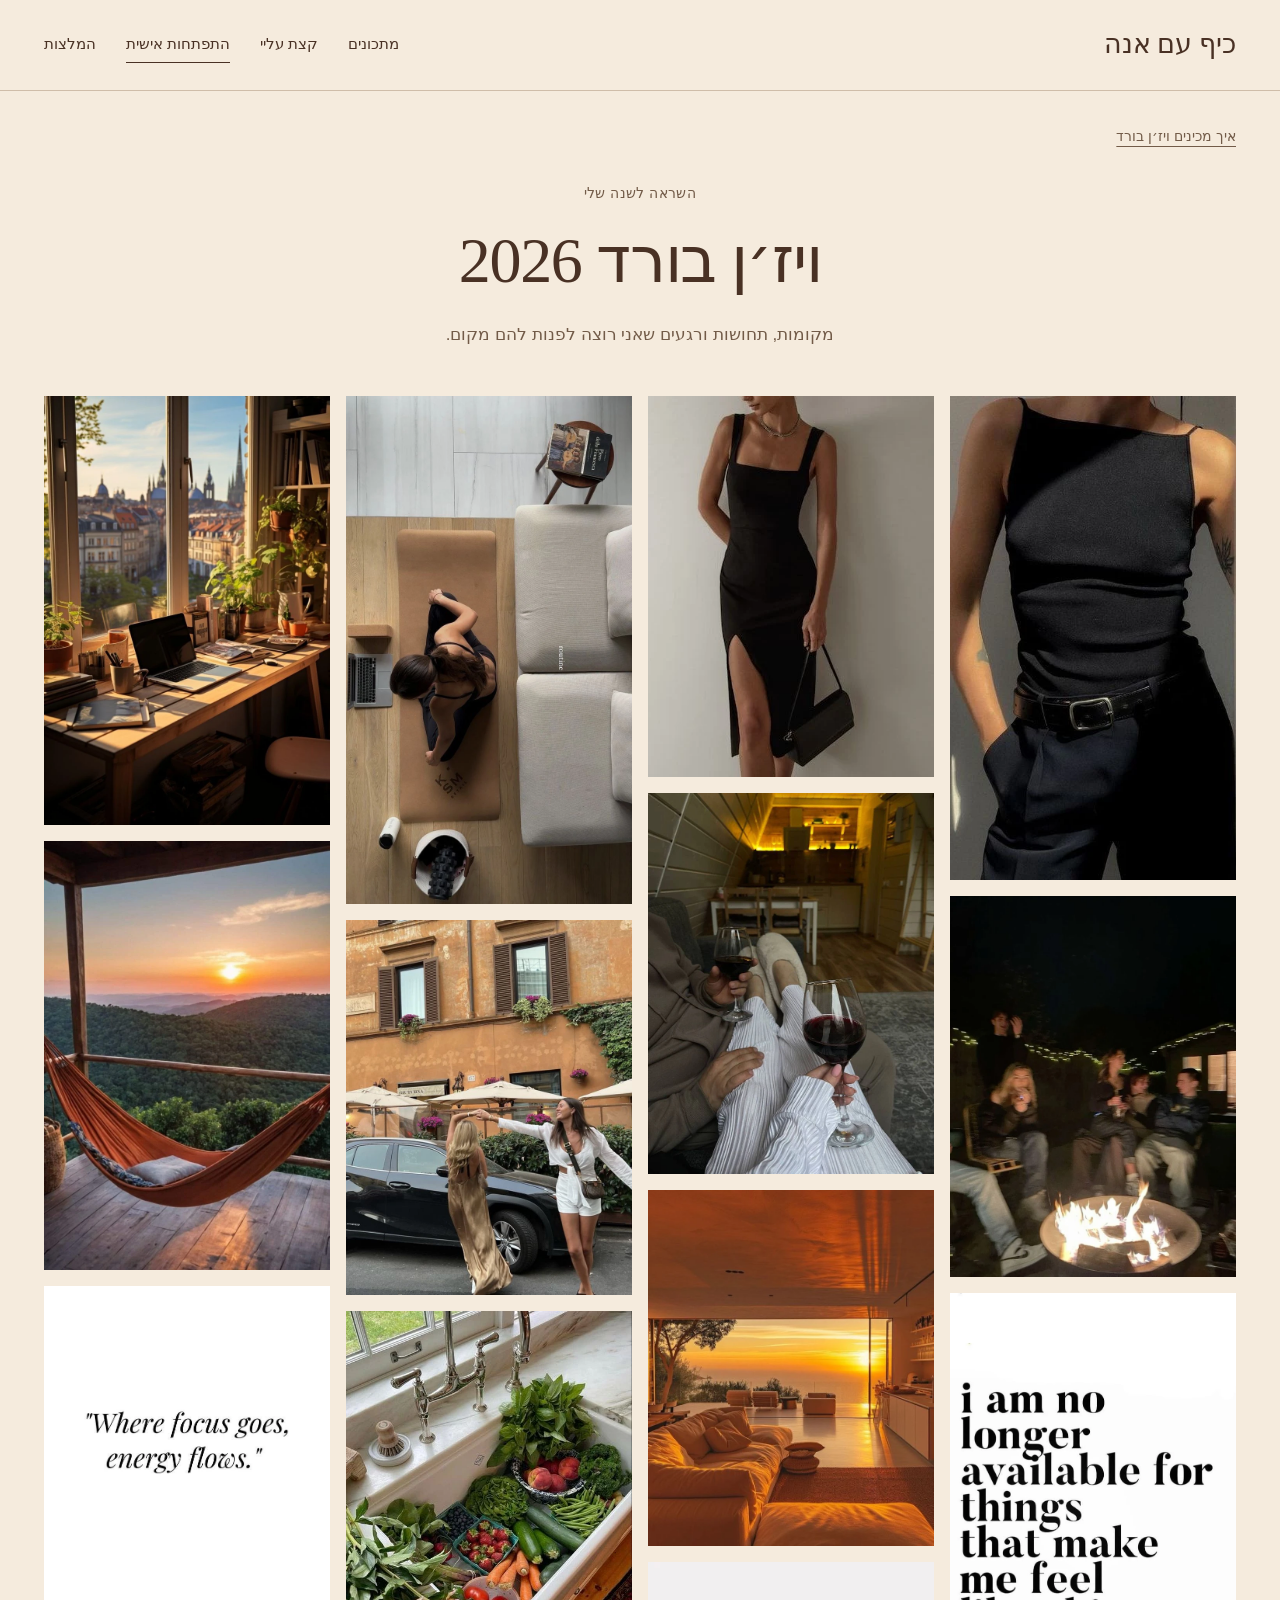
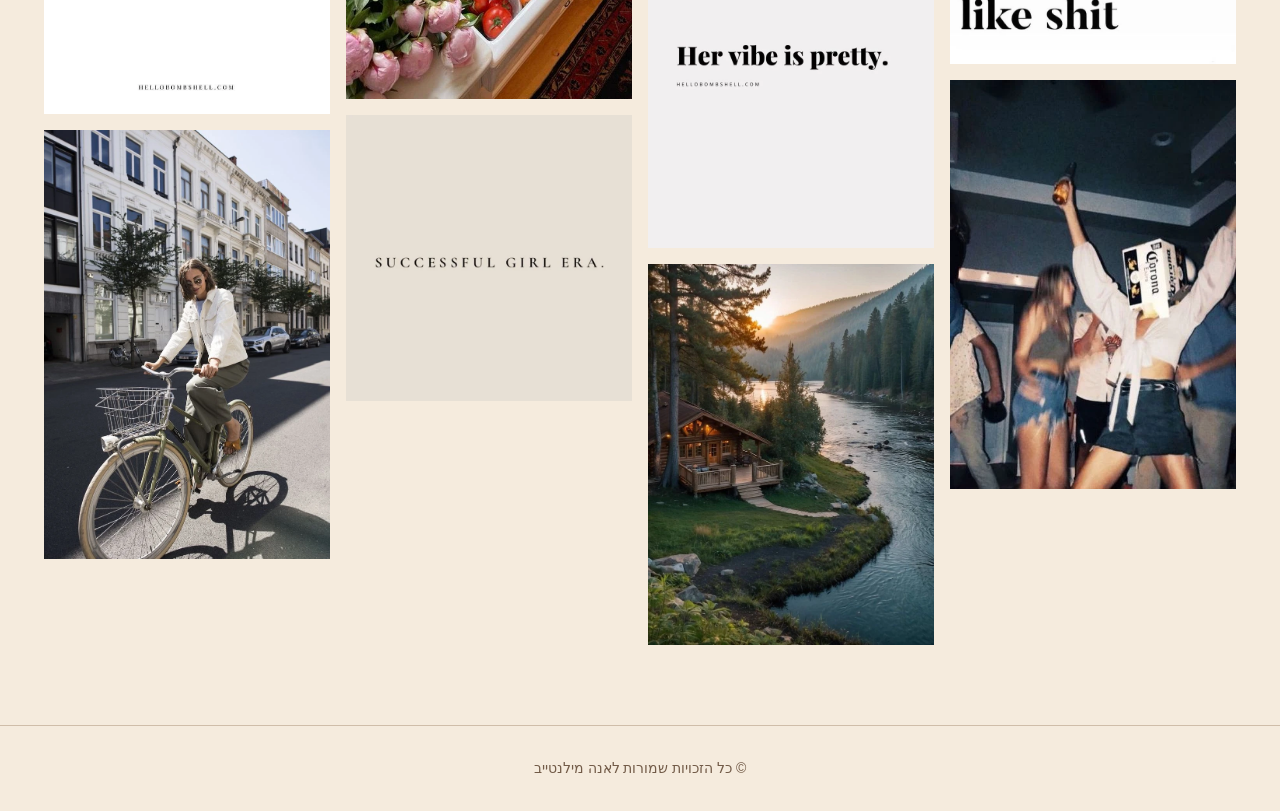
<file: growth/vision-board-2026.html>
<!doctype html><html lang="he" dir="rtl"><head><meta charset="utf-8"><meta name="viewport" content="width=device-width,initial-scale=1"><meta name="theme-color" content="#F5EBDD"><meta name="description" content="אוכל, יצירה, התפתחות אישית והשראה. קצת מהעולם של אנה מילנטייב."><title>ויז׳ן בורד 2026 | כיף עם אנה</title><link rel="stylesheet" href="../styles.css"></head><body><a class="skip" href="#main">דילוג לתוכן</a><header class="site-header"><a class="brand" href="../index.html">כיף עם אנה</a><nav aria-label="ניווט ראשי"><a href="../recipes/index.html">מתכונים</a><a href="../about/index.html">קצת עליי</a><a href="index.html" aria-current="page">התפתחות אישית</a><a href="../recommendations/index.html">המלצות</a></nav></header><main id="main" class="magazine board-page"><a class="back-link" href="vision-board/index.html">איך מכינים ויז׳ן בורד</a><div class="page-intro"><p class="eyebrow">השראה לשנה שלי</p><h1>ויז׳ן בורד <span dir="ltr">2026</span></h1><p>מקומות, תחושות ורגעים שאני רוצה לפנות להם מקום.</p></div><div class="vision-collage"><div class="collage-item"><img src="../assets/vision/work.webp" alt="פינת עבודה מוארת מול חלון לעיר" width="736" height="1104" loading="lazy" decoding="async"></div><div class="collage-item"><img src="../assets/vision/peace.webp" alt="ערסל מול נוף הרים בשקיעה" width="736" height="1104" loading="lazy" decoding="async"></div><div class="collage-item"><img src="../assets/vision/focus.webp" alt="Where focus goes, energy flows." width="683" height="1024" loading="lazy" decoding="async"></div><div class="collage-item"><img src="../assets/vision/bicycle.webp" alt="רכיבה על אופניים ברחוב אירופי" width="735" height="1102" loading="lazy" decoding="async"></div><div class="collage-item"><img src="../assets/vision/yoga.webp" alt="תרגול יוגה בבית" width="736" height="1308" loading="lazy" decoding="async"></div><div class="collage-item"><img src="../assets/vision/friends-abroad.webp" alt="חברות מטיילות בחו״ל" width="736" height="966" loading="lazy" decoding="async"></div><div class="collage-item"><img src="../assets/vision/health.webp" alt="ירקות, פירות ופרחים במטבח" width="474" height="642" loading="lazy" decoding="async"></div><div class="collage-item"><img src="../assets/vision/successful.webp" alt="Successful girl era." width="736" height="736" loading="lazy" decoding="async"></div><div class="collage-item"><img src="../assets/vision/dress.webp" alt="שמלה שחורה אלגנטית" width="384" height="512" loading="lazy" decoding="async"></div><div class="collage-item"><img src="../assets/vision/together.webp" alt="רגע זוגי נינוח עם יין" width="736" height="981" loading="lazy" decoding="async"></div><div class="collage-item"><img src="../assets/vision/home.webp" alt="סלון חמים מול הים בשקיעה" width="657" height="818" loading="lazy" decoding="async"></div><div class="collage-item"><img src="../assets/vision/vibe.webp" alt="Her vibe is pretty." width="736" height="736" loading="lazy" decoding="async"></div><div class="collage-item"><img src="../assets/vision/vacation.webp" alt="בקתה ליד נהר ויער" width="736" height="981" loading="lazy" decoding="async"></div><div class="collage-item"><img src="../assets/vision/style.webp" alt="לבוש שחור פשוט ואלגנטי" width="416" height="705" loading="lazy" decoding="async"></div><div class="collage-item"><img src="../assets/vision/friends.webp" alt="חברים סביב מדורה" width="736" height="981" loading="lazy" decoding="async"></div><div class="collage-item"><img src="../assets/vision/boundaries.webp" alt="I am no longer available for things that make me feel like shit." width="735" height="952" loading="lazy" decoding="async"></div><div class="collage-item"><img src="../assets/vision/party.webp" alt="רגע של ריקוד וחגיגה" width="441" height="631" loading="lazy" decoding="async"></div></div></main><footer class="site-footer"><span>© כל הזכויות שמורות לאנה מילנטייב</span></footer></body></html>
</file>
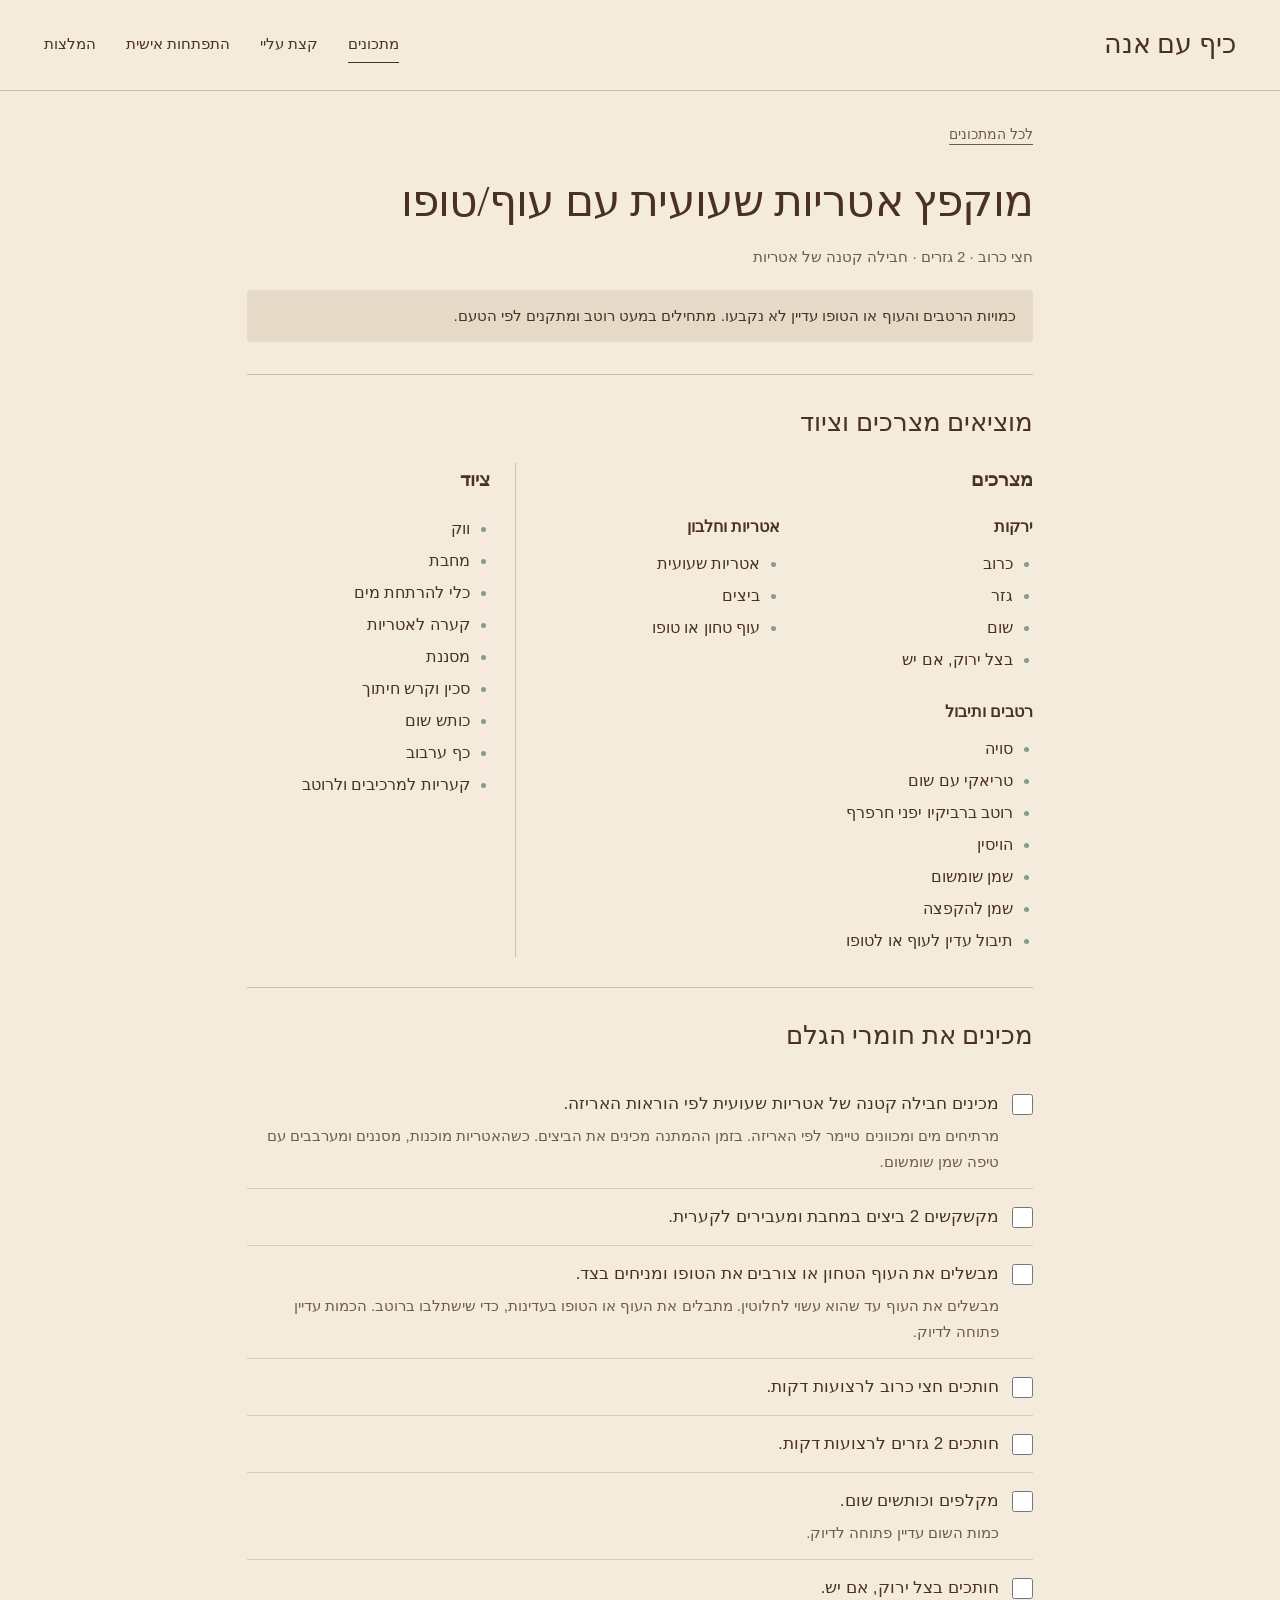
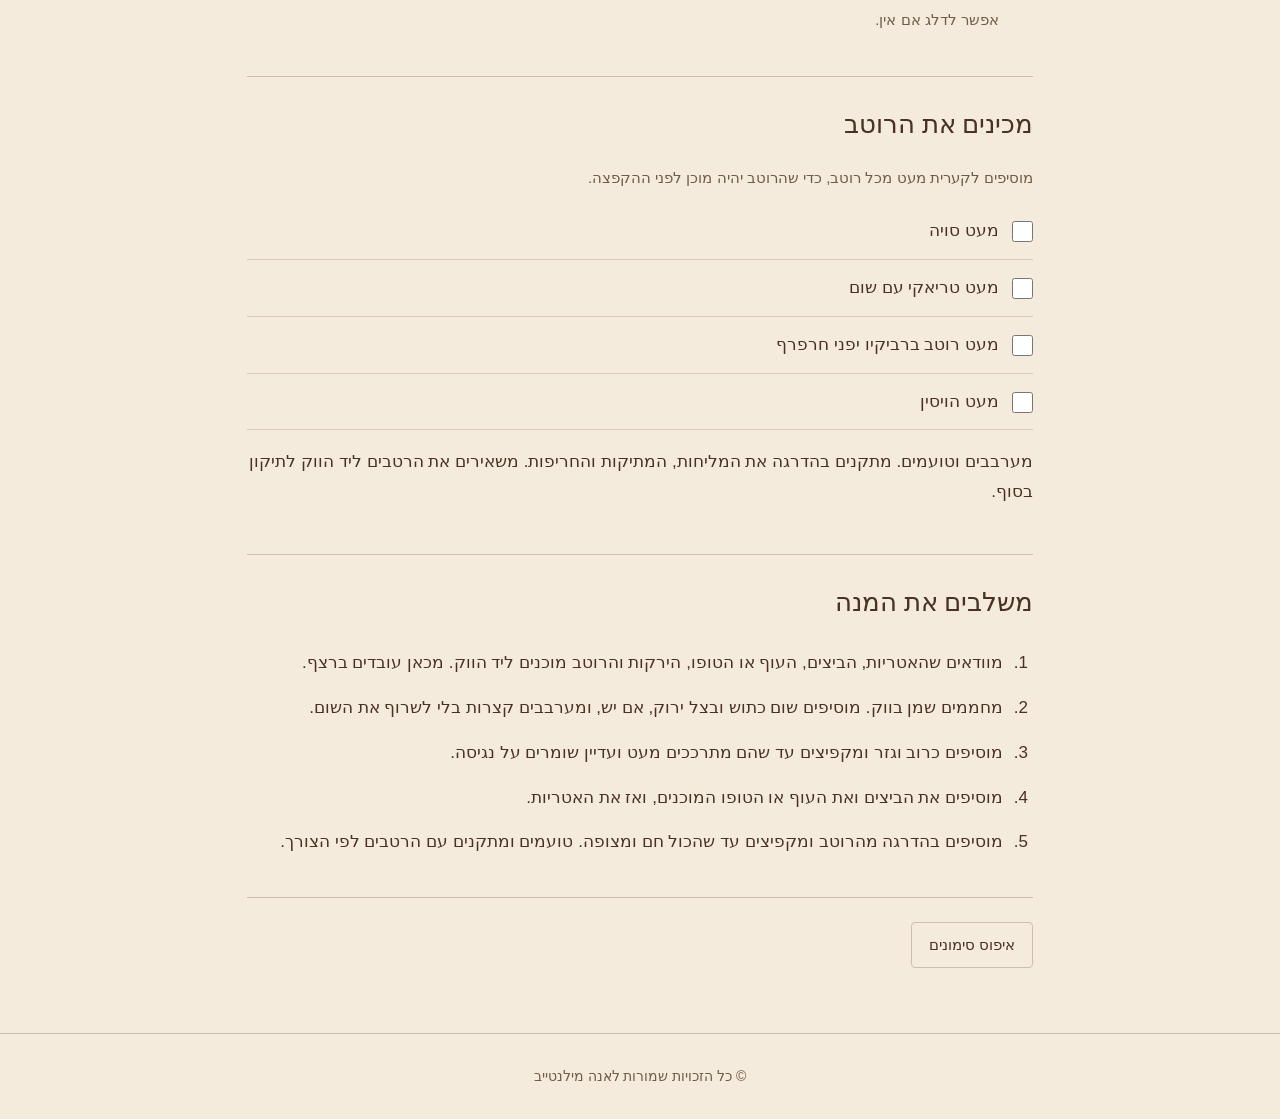
<file: recipes/bean-thread-stir-fry.html>
<!doctype html><html lang="he" dir="rtl"><head><meta charset="utf-8"><meta name="viewport" content="width=device-width,initial-scale=1"><title>מוקפץ אטריות שעועית עם עוף/טופו | כיף עם אנה</title><link rel="stylesheet" href="../styles.css"></head><body data-recipe="anna-bean-thread-stir-fry-v1"><a class="skip" href="#main">דילוג לתוכן</a><header class="site-header"><a class="brand" href="../index.html">כיף עם אנה</a><nav aria-label="ניווט ראשי"><a href="index.html" aria-current="page">מתכונים</a><a href="../about/index.html">קצת עליי</a><a href="../growth/index.html">התפתחות אישית</a><a href="../recommendations/index.html">המלצות</a></nav></header><main id="main" class="recipe-page"><a class="back-link" href="index.html">לכל המתכונים</a><div class="intro"><h1>מוקפץ אטריות שעועית עם עוף/טופו</h1><p class="subtitle">חצי כרוב · 2 גזרים · חבילה קטנה של אטריות</p><p class="note">כמויות הרטבים והעוף או הטופו עדיין לא נקבעו. מתחילים במעט רוטב ומתקנים לפי הטעם.</p></div><section class="section" id="ingredients"><h2>מוציאים מצרכים וציוד</h2><div class="inventory"><div><h3>מצרכים</h3><div class="ingredient-groups"><div class="ingredient-group"><h4>ירקות</h4><ul><li>כרוב</li><li>גזר</li><li>שום</li><li>בצל ירוק, אם יש</li></ul></div><div class="ingredient-group"><h4>אטריות וחלבון</h4><ul><li>אטריות שעועית</li><li>ביצים</li><li>עוף טחון או טופו</li></ul></div><div class="ingredient-group"><h4>רטבים ותיבול</h4><ul><li>סויה</li><li>טריאקי עם שום</li><li>רוטב ברביקיו יפני חרפרף</li><li>הויסין</li><li>שמן שומשום</li><li>שמן להקפצה</li><li>תיבול עדין לעוף או לטופו</li></ul></div></div></div><aside class="equipment"><h3>ציוד</h3><ul><li>ווק</li><li>מחבת</li><li>כלי להרתחת מים</li><li>קערה לאטריות</li><li>מסננת</li><li>סכין וקרש חיתוך</li><li>כותש שום</li><li>כף ערבוב</li><li>קעריות למרכיבים ולרוטב</li></ul></aside></div></section><section class="section" id="prep"><h2>מכינים את חומרי הגלם</h2><label class="check"><input type="checkbox" data-id="prep-noodles"><span>מכינים חבילה קטנה של אטריות שעועית לפי הוראות האריזה.<small>מרתיחים מים ומכוונים טיימר לפי האריזה. בזמן ההמתנה מכינים את הביצים. כשהאטריות מוכנות, מסננים ומערבבים עם טיפה שמן שומשום.</small></span></label><label class="check"><input type="checkbox" data-id="prep-eggs"><span>מקשקשים 2 ביצים במחבת ומעבירים לקערית.</span></label><label class="check"><input type="checkbox" data-id="prep-protein"><span>מבשלים את העוף הטחון או צורבים את הטופו ומניחים בצד.<small>מבשלים את העוף עד שהוא עשוי לחלוטין. מתבלים את העוף או הטופו בעדינות, כדי שישתלבו ברוטב. הכמות עדיין פתוחה לדיוק.</small></span></label><label class="check"><input type="checkbox" data-id="prep-cabbage"><span>חותכים חצי כרוב לרצועות דקות.</span></label><label class="check"><input type="checkbox" data-id="prep-carrots"><span>חותכים 2 גזרים לרצועות דקות.</span></label><label class="check"><input type="checkbox" data-id="prep-garlic"><span>מקלפים וכותשים שום.<small>כמות השום עדיין פתוחה לדיוק.</small></span></label><label class="check"><input type="checkbox" data-id="prep-onion"><span>חותכים בצל ירוק, אם יש.<small>אפשר לדלג אם אין.</small></span></label></section><section class="section" id="sauce"><h2>מכינים את הרוטב</h2><p class="hint">מוסיפים לקערית מעט מכל רוטב, כדי שהרוטב יהיה מוכן לפני ההקפצה.</p><label class="check"><input type="checkbox" data-id="add-soy"><span>מעט סויה</span></label><label class="check"><input type="checkbox" data-id="add-teriyaki"><span>מעט טריאקי עם שום</span></label><label class="check"><input type="checkbox" data-id="add-bbq"><span>מעט רוטב ברביקיו יפני חרפרף</span></label><label class="check"><input type="checkbox" data-id="add-hoisin"><span>מעט הויסין</span></label><p>מערבבים וטועמים. מתקנים בהדרגה את המליחות, המתיקות והחריפות. משאירים את הרטבים ליד הווק לתיקון בסוף.</p></section><section class="section" id="combine"><h2>משלבים את המנה</h2><ol class="method"><li>מוודאים שהאטריות, הביצים, העוף או הטופו, הירקות והרוטב מוכנים ליד הווק. מכאן עובדים ברצף.</li><li>מחממים שמן בווק. מוסיפים שום כתוש ובצל ירוק, אם יש, ומערבבים קצרות בלי לשרוף את השום.</li><li>מוסיפים כרוב וגזר ומקפיצים עד שהם מתרככים מעט ועדיין שומרים על נגיסה.</li><li>מוסיפים את הביצים ואת העוף או הטופו המוכנים, ואז את האטריות.</li><li>מוסיפים בהדרגה מהרוטב ומקפיצים עד שהכול חם ומצופה. טועמים ומתקנים עם הרטבים לפי הצורך.</li></ol></section><div class="recipe-end"><button type="button" id="reset">איפוס סימונים</button><span id="reset-status" role="status"></span></div></main><footer class="site-footer"><span>© כל הזכויות שמורות לאנה מילנטייב</span></footer><script src="../recipe.js"></script></body></html>
</file>
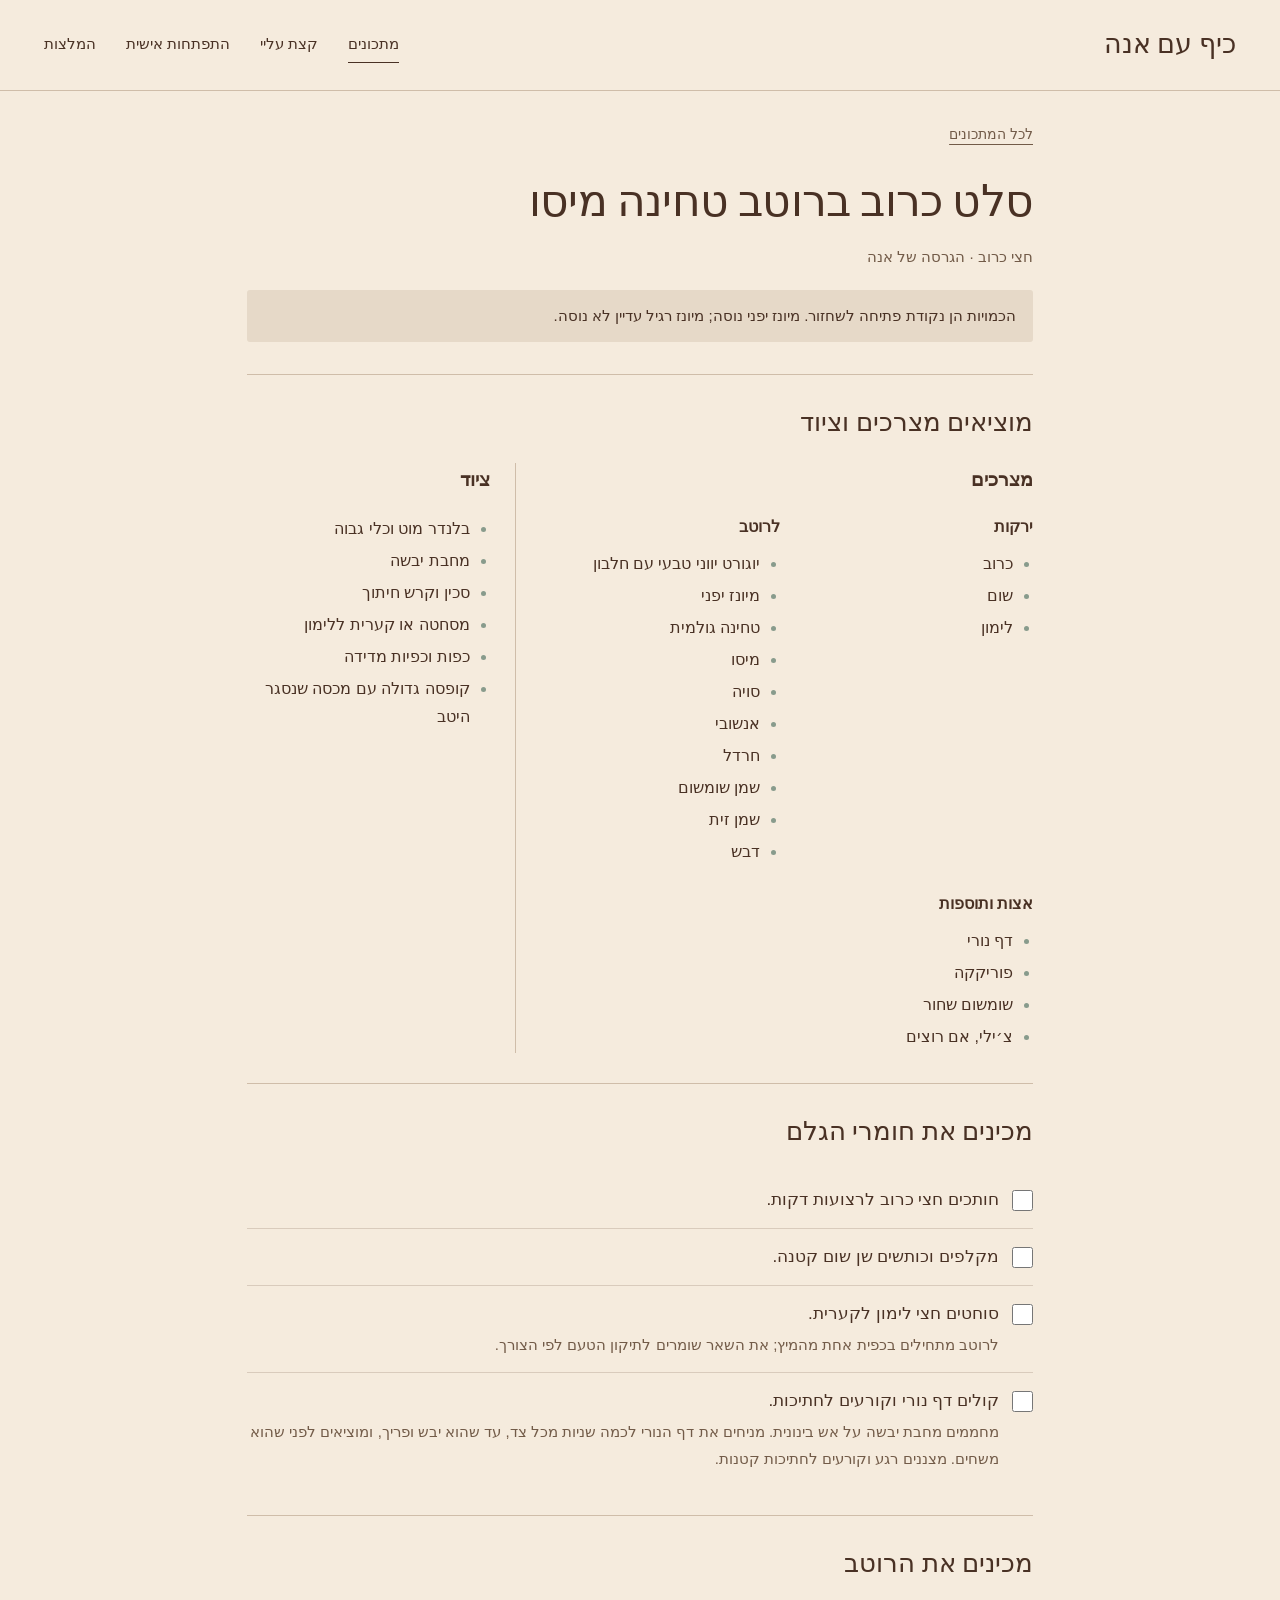
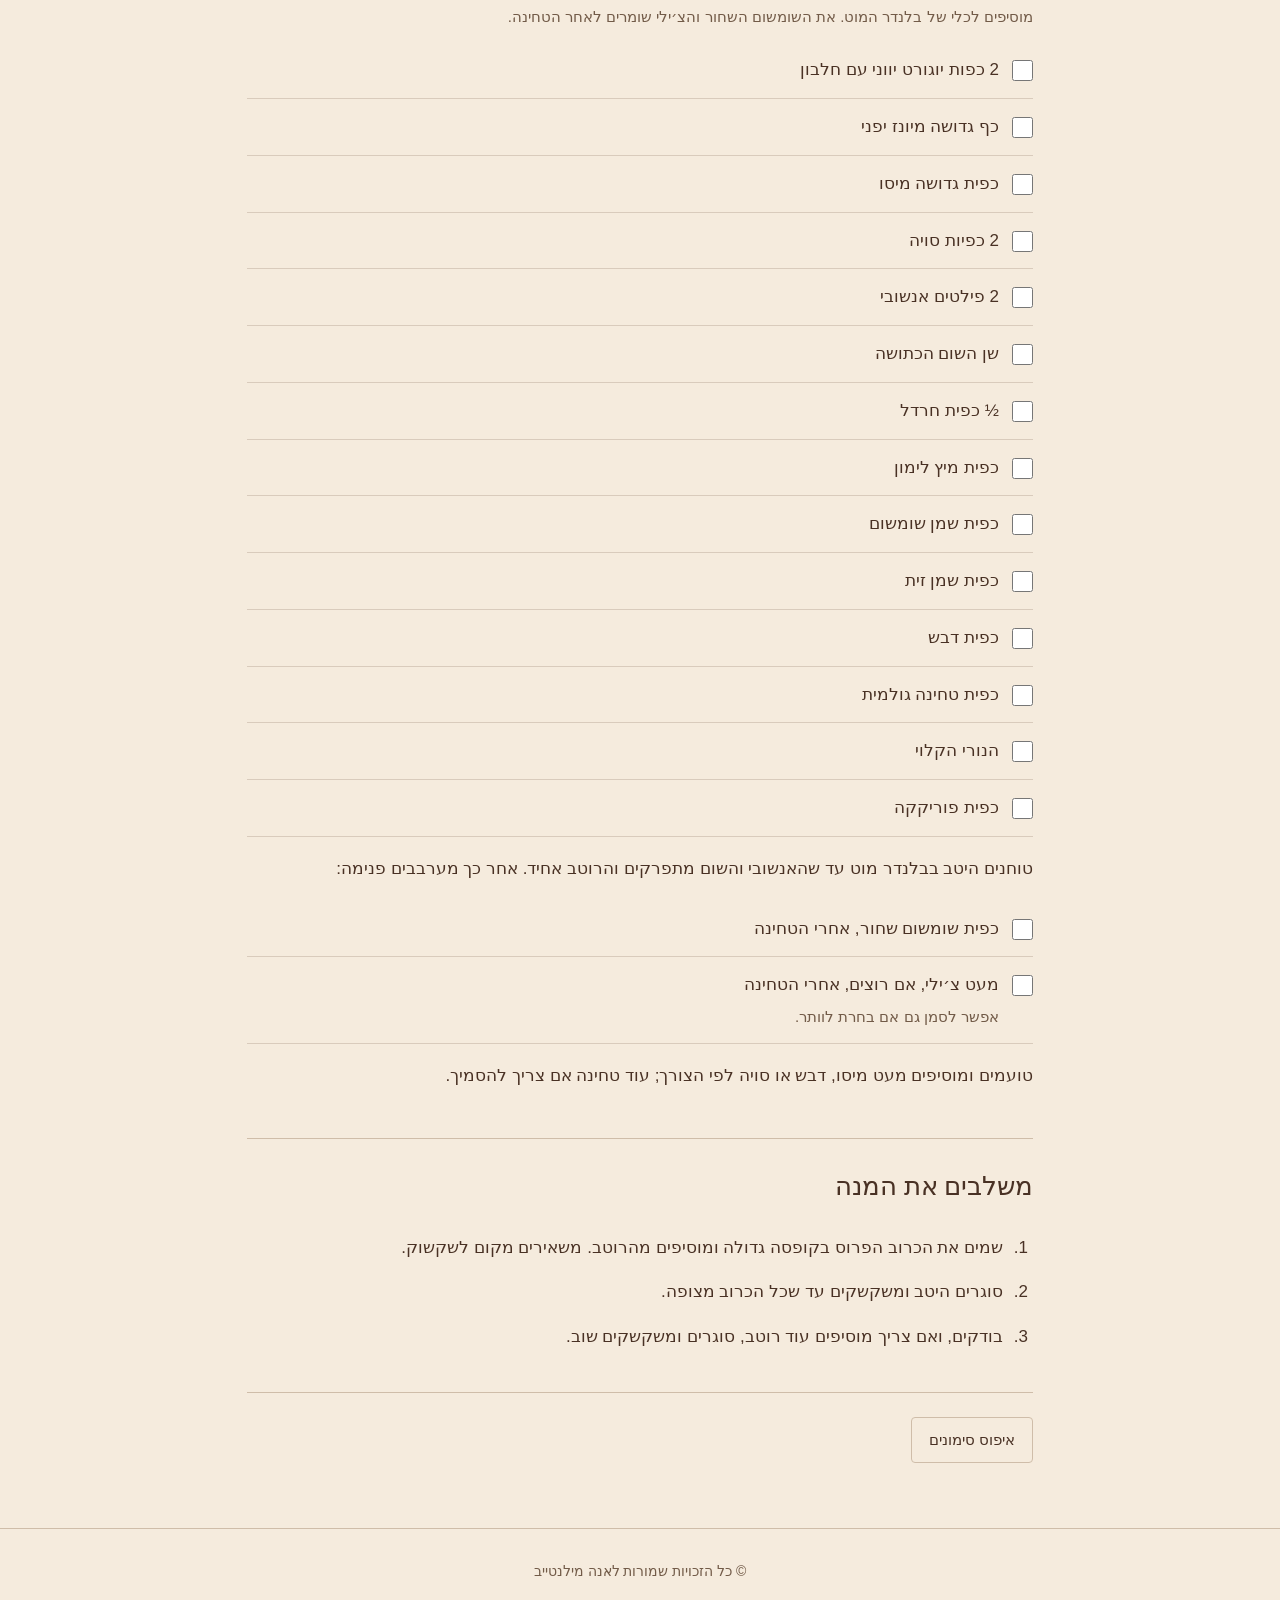
<file: recipes/tahini-miso-cabbage.html>
<!doctype html><html lang="he" dir="rtl"><head><meta charset="utf-8"><meta name="viewport" content="width=device-width,initial-scale=1"><title>סלט כרוב ברוטב טחינה מיסו | כיף עם אנה</title><link rel="stylesheet" href="../styles.css"></head><body data-recipe="anna-tahini-miso-cabbage-v1"><a class="skip" href="#main">דילוג לתוכן</a><header class="site-header"><a class="brand" href="../index.html">כיף עם אנה</a><nav aria-label="ניווט ראשי"><a href="index.html" aria-current="page">מתכונים</a><a href="../about/index.html">קצת עליי</a><a href="../growth/index.html">התפתחות אישית</a><a href="../recommendations/index.html">המלצות</a></nav></header><main id="main" class="recipe-page"><a class="back-link" href="index.html">לכל המתכונים</a><div class="intro"><h1>סלט כרוב ברוטב טחינה מיסו</h1><p class="subtitle">חצי כרוב · הגרסה של אנה</p><p class="note">הכמויות הן נקודת פתיחה לשחזור. מיונז יפני נוסה; מיונז רגיל עדיין לא נוסה.</p></div><section class="section" id="ingredients"><h2>מוציאים מצרכים וציוד</h2><div class="inventory"><div><h3>מצרכים</h3><div class="ingredient-groups"><div class="ingredient-group"><h4>ירקות</h4><ul><li>כרוב</li><li>שום</li><li>לימון</li></ul></div><div class="ingredient-group"><h4>לרוטב</h4><ul><li>יוגורט יווני טבעי עם חלבון</li><li>מיונז יפני</li><li>טחינה גולמית</li><li>מיסו</li><li>סויה</li><li>אנשובי</li><li>חרדל</li><li>שמן שומשום</li><li>שמן זית</li><li>דבש</li></ul></div><div class="ingredient-group"><h4>אצות ותוספות</h4><ul><li>דף נורי</li><li>פוריקקה</li><li>שומשום שחור</li><li>צ׳ילי, אם רוצים</li></ul></div></div></div><aside class="equipment"><h3>ציוד</h3><ul><li>בלנדר מוט וכלי גבוה</li><li>מחבת יבשה</li><li>סכין וקרש חיתוך</li><li>מסחטה או קערית ללימון</li><li>כפות וכפיות מדידה</li><li>קופסה גדולה עם מכסה שנסגר היטב</li></ul></aside></div></section><section class="section" id="prep"><h2>מכינים את חומרי הגלם</h2><label class="check"><input type="checkbox" data-id="prep-cabbage"><span>חותכים חצי כרוב לרצועות דקות.</span></label><label class="check"><input type="checkbox" data-id="prep-garlic"><span>מקלפים וכותשים שן שום קטנה.</span></label><label class="check"><input type="checkbox" data-id="prep-lemon"><span>סוחטים חצי לימון לקערית.<small>לרוטב מתחילים בכפית אחת מהמיץ; את השאר שומרים לתיקון הטעם לפי הצורך.</small></span></label><label class="check"><input type="checkbox" data-id="prep-nori"><span>קולים דף נורי וקורעים לחתיכות.<small>מחממים מחבת יבשה על אש בינונית. מניחים את דף הנורי לכמה שניות מכל צד, עד שהוא יבש ופריך, ומוציאים לפני שהוא משחים. מצננים רגע וקורעים לחתיכות קטנות.</small></span></label></section><section class="section" id="sauce"><h2>מכינים את הרוטב</h2><p class="hint">מוסיפים לכלי של בלנדר המוט. את השומשום השחור והצ׳ילי שומרים לאחר הטחינה.</p><label class="check"><input type="checkbox" data-id="add-yogurt"><span>2 כפות יוגורט יווני עם חלבון</span></label><label class="check"><input type="checkbox" data-id="add-mayo"><span>כף גדושה מיונז יפני</span></label><label class="check"><input type="checkbox" data-id="add-miso"><span>כפית גדושה מיסו</span></label><label class="check"><input type="checkbox" data-id="add-soy"><span>2 כפיות סויה</span></label><label class="check"><input type="checkbox" data-id="add-anchovy"><span>2 פילטים אנשובי</span></label><label class="check"><input type="checkbox" data-id="add-garlic"><span>שן השום הכתושה</span></label><label class="check"><input type="checkbox" data-id="add-mustard"><span>½ כפית חרדל</span></label><label class="check"><input type="checkbox" data-id="add-lemon"><span>כפית מיץ לימון</span></label><label class="check"><input type="checkbox" data-id="add-sesame-oil"><span>כפית שמן שומשום</span></label><label class="check"><input type="checkbox" data-id="add-olive-oil"><span>כפית שמן זית</span></label><label class="check"><input type="checkbox" data-id="add-honey"><span>כפית דבש</span></label><label class="check"><input type="checkbox" data-id="add-tahini"><span>כפית טחינה גולמית</span></label><label class="check"><input type="checkbox" data-id="add-nori"><span>הנורי הקלוי</span></label><label class="check"><input type="checkbox" data-id="add-furikake"><span>כפית פוריקקה</span></label><p>טוחנים היטב בבלנדר מוט עד שהאנשובי והשום מתפרקים והרוטב אחיד. אחר כך מערבבים פנימה:</p><label class="check"><input type="checkbox" data-id="add-black-sesame"><span>כפית שומשום שחור, אחרי הטחינה</span></label><label class="check"><input type="checkbox" data-id="add-chili"><span>מעט צ׳ילי, אם רוצים, אחרי הטחינה<small>אפשר לסמן גם אם בחרת לוותר.</small></span></label><p>טועמים ומוסיפים מעט מיסו, דבש או סויה לפי הצורך; עוד טחינה אם צריך להסמיך.</p></section><section class="section" id="combine"><h2>משלבים את המנה</h2><ol class="method"><li>שמים את הכרוב הפרוס בקופסה גדולה ומוסיפים מהרוטב. משאירים מקום לשקשוק.</li><li>סוגרים היטב ומשקשקים עד שכל הכרוב מצופה.</li><li>בודקים, ואם צריך מוסיפים עוד רוטב, סוגרים ומשקשקים שוב.</li></ol></section><div class="recipe-end"><button type="button" id="reset">איפוס סימונים</button><span id="reset-status" role="status"></span></div></main><footer class="site-footer"><span>© כל הזכויות שמורות לאנה מילנטייב</span></footer><script src="../recipe.js"></script></body></html>
</file>
<file: styles.css>
:root{--ink:#244638;--muted:#5d6c62;--line:#dce4dd;--soft:#f2f5f0;--accent:#315c46;--clay:#94503b}*{box-sizing:border-box}html{scroll-behavior:smooth}body{margin:0;background:#fff;color:var(--ink);font:17px/1.75 Arial,sans-serif}a{color:inherit;text-underline-offset:5px}button,input,textarea{font:inherit}button{cursor:pointer}.site-header,.site-footer{max-width:1120px;margin:auto;padding:26px 40px;display:flex;justify-content:space-between;align-items:center;gap:24px}.site-header{border-bottom:1px solid var(--line)}.brand{font-size:21px;font-weight:700;text-decoration:none;line-height:1.4}.brand span{display:block;font-size:14px;font-weight:400;color:var(--muted);margin-top:4px}.home-link{font-size:16px}.site-footer{border-top:1px solid var(--line);font-size:14px;color:var(--muted);padding-top:28px;padding-bottom:28px}.site-footer a{text-decoration:none}.home-page{max-width:1120px;padding:0 40px 80px;margin:auto}.hero{padding:64px 0 56px;display:grid;grid-template-columns:1.1fr 1fr;gap:0 70px}.eyebrow{font-size:14px;letter-spacing:.04em;color:var(--clay);margin:0 0 20px}.hero>.eyebrow{grid-column:1/-1}.hero h1{font-size:clamp(40px,5vw,62px);line-height:1.24;letter-spacing:-1.8px;margin:0;font-weight:500}.hero h1 span{color:var(--muted)}.about{padding-top:5px}.about h2{font-size:25px;margin:0 0 12px;font-weight:500}.about p{margin:0 0 12px;font-size:17px;line-height:1.9}.home-recipes{border-top:1px solid var(--line);padding-top:36px;scroll-margin-top:24px}.section-heading{display:flex;align-items:end;justify-content:space-between;gap:30px;margin-bottom:27px}.section-heading .eyebrow{margin-bottom:5px}.section-heading h2{font-size:29px;font-weight:500;line-height:1.4;margin:0}.section-heading>p{font-size:15px;color:var(--muted);margin:0 0 4px}.recipe-grid{display:grid;grid-template-columns:1fr 1fr;gap:26px}.recipe-card{display:block;text-decoration:none;border:1px solid var(--line);overflow:hidden;border-radius:5px;transition:transform .15s,border-color .15s}.recipe-card:hover{transform:translateY(-3px);border-color:var(--accent)}.card-top{position:relative;display:flex;align-items:flex-start;justify-content:space-between;min-height:210px;padding:26px 30px;background:#e5ecdf}.noodles .card-top{background:#f1e3da;color:#7f4835}.category{font-size:14px;border-top:1px solid currentColor;padding-top:7px}.ingredient-word{font-size:43px;line-height:1.2;letter-spacing:-1.4px;font-weight:600;text-align:left;opacity:.9}.card-body{padding:26px 30px 30px}.card-body h3{font-size:26px;line-height:1.4;font-weight:500;margin:0 0 14px}.card-body p{font-size:16px;color:var(--muted);margin:0 0 22px;max-width:380px}.text-link{font-size:15px;text-decoration:underline}.recipe-page{max-width:850px;margin:auto;padding:28px 32px 65px}.back-link{font-size:14px;color:var(--muted)}.intro{padding:25px 0 32px}.intro h1{font-size:clamp(31px,5vw,46px);line-height:1.25;letter-spacing:-.8px;margin:0 0 15px;font-weight:500}.subtitle,.hint{color:var(--muted);font-size:15px}.subtitle{margin:0}.hint{margin:12px 0}.note{font-size:15px;background:var(--soft);padding:13px 17px;margin:20px 0 0;border-radius:3px}.section{border-top:1px solid var(--line);padding:30px 0;scroll-margin-top:20px}.section h2{font-size:26px;font-weight:500;margin:0 0 22px;line-height:1.4}.section h3{font-size:19px;font-weight:600;margin:0 0 16px}.section h4{font-size:16px;font-weight:600;margin:0 0 7px}.inventory{display:grid;grid-template-columns:1.8fr 1fr;gap:34px}.ingredient-groups{display:grid;grid-template-columns:1fr 1fr;gap:22px}.ingredient-group ul,.equipment ul{padding-right:20px;margin:0;font-size:16px}.ingredient-group li,.equipment li{padding:2px 0}.ingredient-group li::marker,.equipment li::marker{color:#889b8c}.equipment{border-right:1px solid var(--line);padding-right:25px}.check{display:flex;align-items:flex-start;gap:13px;padding:13px 0;border-bottom:1px solid #edf0ed;cursor:pointer}.check:last-child{border-bottom:0}.check input{width:21px;height:21px;min-width:21px;accent-color:var(--accent);margin:5px 0 0}.check span{display:block}.check small{display:block;color:var(--muted);font-size:15px;line-height:1.75;margin-top:4px}.check:has(input:checked){color:var(--muted)}.check:has(input:checked) span{text-decoration:line-through;text-decoration-color:#a2b1a5}.check:has(input:checked) small{text-decoration:none}.method{margin:0;padding-right:24px}.method li{padding:5px 6px 10px 0}.recipe-end{border-top:1px solid var(--line);padding-top:24px;display:flex;align-items:center;gap:18px}.recipe-end button{border:1px solid var(--line);background:white;color:var(--ink);border-radius:4px;padding:9px 17px;font-size:15px}.recipe-end button:hover{background:var(--soft)}#reset-status{font-size:14px;color:var(--muted)}button:focus-visible,a:focus-visible,input:focus-visible{outline:3px solid #99af74;outline-offset:5px}@media(max-width:700px){.site-header,.site-footer{padding:22px 22px}.home-page{padding:0 22px 50px}.hero{grid-template-columns:1fr;gap:25px;padding:38px 0}.hero>.eyebrow{margin:0}.hero h1{font-size:43px;letter-spacing:-1.2px}.about{max-width:500px}.section-heading{display:block}.section-heading>p{margin-top:10px}.recipe-grid{grid-template-columns:1fr;gap:22px}.card-top{min-height:180px;padding:22px 25px}.ingredient-word{font-size:38px}.card-body{padding:22px 25px 25px}.card-body h3{font-size:25px}.recipe-page{padding:24px 22px 45px}.inventory{grid-template-columns:1fr;gap:24px}.equipment{border-right:0;border-top:1px solid var(--line);padding:22px 0 0}.equipment ul{columns:2;column-gap:25px}.equipment li{break-inside:avoid}.section{padding:26px 0}.site-footer{align-items:flex-start;flex-direction:column;gap:8px}.section h2{font-size:24px}.brand{font-size:20px}}@media(max-width:360px){.ingredient-groups{grid-template-columns:1fr}.equipment ul{columns:1}.hero h1{font-size:37px}.home-link{font-size:14px}}@media(prefers-reduced-motion:reduce){html{scroll-behavior:auto}.recipe-card{transition:none}}
/* Editorial palette and shared magazine layout */
:root{--ink:#493124;--muted:#725B48;--line:#cfbda9;--soft:#eadbca;--accent:#AD7447;--clay:#AD7447;--ivory:#F5EBDD;--sand:#D9C2A8;--taupe:#A99A89}body{background:var(--ivory);color:var(--ink)}.site-header,.site-footer{max-width:1280px;padding:26px 44px}.site-header{gap:35px}.brand{font-family:'Noto Serif Hebrew','Times New Roman',serif;font-weight:400;font-size:27px;white-space:nowrap}.site-header nav{display:flex;gap:30px;flex-wrap:wrap}.site-header nav a{text-decoration:none;font-size:15px;padding:4px 0;border-bottom:1px solid transparent}.site-header nav a:hover,.site-header nav a[aria-current=page]{border-color:var(--ink)}.site-footer{padding-top:30px;padding-bottom:30px}.site-footer>a{font-family:'Times New Roman',serif;font-size:23px;color:var(--ink)}.skip{position:fixed;top:10px;right:10px;transform:translateY(-200%);z-index:20;padding:12px;background:var(--ink);color:var(--ivory)}.skip:focus{transform:none}.magazine{max-width:1200px;padding:0 44px 80px;margin:auto}.home-intro{text-align:center;padding:65px 0 54px}.eyebrow{font-size:14px;color:var(--muted);letter-spacing:.03em;margin:0 0 18px}.home-intro h1,.page-intro h1{font:400 clamp(42px,6vw,76px)/1.2 'Noto Serif Hebrew','Times New Roman',serif;letter-spacing:-1.3px;margin:0 0 20px}.home-intro>p:last-child,.page-intro>p:last-child{font-size:17px;color:var(--muted);margin:0}.topics{display:grid;grid-template-columns:1fr 1fr;gap:30px 46px;align-items:start}.topic{text-decoration:none;display:block;min-width:0}.topic:nth-child(even){padding-top:70px}.topic-image{aspect-ratio:4/4.5;overflow:hidden;background:var(--sand)}.topic-image>img{width:100%;height:100%;object-fit:cover;display:block;transition:transform .5s ease}.topic:hover .topic-image>img{transform:scale(1.025)}.topic-caption{padding:20px 0 25px;border-bottom:1px solid var(--line)}.topic-caption h2{font:400 36px/1.3 'Noto Serif Hebrew','Times New Roman',serif;margin:0 0 6px}.topic-caption p{font-size:16px;margin:0;color:var(--muted)}.topic:hover h2{text-decoration:underline;text-decoration-thickness:1px;text-underline-offset:7px}.portrait-placeholder{background:var(--sand);height:100%;min-height:320px;display:flex;flex-direction:column;justify-content:center;align-items:center;position:relative;padding:38px;isolation:isolate;overflow:hidden}.portrait-placeholder:before{content:'';position:absolute;inset:28px;border:1px solid #725b4845;z-index:-1}.portrait-monogram{font:400 clamp(130px,18vw,250px)/1 'Times New Roman',serif;color:var(--muted);opacity:.75;margin-bottom:30px}.portrait-label{font-size:14px;letter-spacing:.04em;color:var(--ink)}.closing-line{text-align:center;font:400 31px/1.5 'Times New Roman',serif;padding:60px 0 0;color:var(--muted)}.page-intro{padding:55px 0 46px}.page-intro h1{font-size:clamp(40px,5vw,64px)}.recipe-index{display:grid;grid-template-columns:1.6fr 1fr;gap:50px;align-items:start}.recipe-feature,.recipe-text-entry{text-decoration:none}.recipe-feature>img{display:block;width:100%;height:420px;object-fit:cover}.recipe-feature>div{padding:25px 0}.recipe-index h2,.growth-feature h2,.vision-entry h2,.about-copy h2,.recommendations-layout h2{font:400 36px/1.35 'Times New Roman',serif;margin:0 0 18px}.recipe-index p,.growth-feature p,.vision-entry p,.recommendations-layout p{color:var(--muted);font-size:17px}.recipe-text-entry{border-top:1px solid var(--ink);border-bottom:1px solid var(--line);padding:30px 0}.recipe-text-entry h2{font-size:31px}.recipe-feature:hover .text-link,.recipe-text-entry:hover .text-link,.growth-feature:hover .text-link,.vision-entry:hover .text-link{color:var(--ink);text-decoration-thickness:2px}.text-link{display:inline-block;margin-top:8px;font-size:15px;text-decoration:underline;text-underline-offset:6px}.about-layout{display:grid;grid-template-columns:1fr 1.15fr;gap:70px;align-items:center}.about-layout>.portrait-placeholder{min-height:500px}.about-copy p{font-size:18px;line-height:2;margin:0 0 22px}.quiet-note{font-size:15px!important;color:var(--muted);margin-top:30px!important}.growth-feature{display:grid;grid-template-columns:1fr 1fr;gap:65px;align-items:center;text-decoration:none}.growth-image{height:460px;overflow:hidden}.growth-image img{width:100%;height:100%;object-fit:cover}.growth-feature h2{font-size:43px}.vision-entry{margin-top:65px;padding-top:45px;border-top:1px solid var(--line);display:grid;grid-template-columns:1.2fr 1fr;gap:50px;align-items:center;text-decoration:none}.vision-preview{display:grid;grid-template-columns:1fr 1fr 1fr;gap:8px;align-items:center}.vision-preview img{width:100%;height:230px;object-fit:cover}.vision-preview img:nth-child(2){height:auto;box-shadow:0 6px 15px #40332912}.recommendations-layout{display:grid;grid-template-columns:1fr 1fr;align-items:center;gap:65px}.book-image{height:480px}.book-image img{width:100%;height:100%;object-fit:cover}.recommendations-layout h2{font-size:44px}.board-page{padding-top:30px;max-width:1420px}.board-page .page-intro{text-align:center;padding-top:30px}.vision-collage{columns:4;column-gap:16px;direction:ltr}.collage-item{display:block;break-inside:avoid;margin:0 0 16px;background:var(--sand);line-height:0}.collage-item img{display:block;width:100%;height:auto;transition:filter .2s}.collage-item:hover img{filter:brightness(1.05)}.board-note{text-align:center}.back-link{color:var(--muted)}#image-dialog{border:0;padding:54px 16px 16px;background:var(--ivory);max-width:95vw;max-height:94dvh;overflow:auto}#image-dialog::backdrop{background:#211a16df}#dialog-image{max-height:calc(94dvh - 80px);max-width:calc(95vw - 32px);height:auto;width:auto;display:block;object-fit:contain;margin:auto}.dialog-close{position:absolute;top:12px;left:16px;border:1px solid var(--line);background:var(--ivory);color:var(--ink);padding:3px 17px;font-size:15px}.intro h1,.section h2{font-family:'Times New Roman',serif}.intro h1{font-size:44px}.note{background:#e6d9c8}.equipment{border-color:var(--line)}.check{border-color:#d9cbbc}.check:has(input:checked) span{text-decoration-color:var(--taupe)}.recipe-end button{background:var(--ivory)}.recipe-end button:hover{background:var(--sand)}button:focus-visible,a:focus-visible,input:focus-visible{outline-color:var(--muted)}
@media(min-width:1100px){.topic-image{aspect-ratio:4/4.2}}
@media(max-width:900px){.site-header{flex-direction:column;gap:14px;padding:22px 25px}.site-header nav{gap:25px;justify-content:center}.magazine{padding-left:28px;padding-right:28px}.topics{gap:22px 28px}.topic:nth-child(even){padding-top:45px}.home-intro{padding-top:42px}.recipe-index{gap:30px}.recipe-feature>img{height:340px}.about-layout,.growth-feature,.recommendations-layout{gap:32px}.growth-feature h2{font-size:34px}.vision-entry{gap:30px}.vision-collage{columns:3}}
@media(max-width:600px){.site-header nav{gap:18px}.site-header nav a{font-size:14px}.brand{font-size:26px}.magazine{padding:0 20px 45px}.home-intro{padding:37px 0}.home-intro h1{font-size:44px}.home-intro>p:last-child{font-size:16px}.topics{gap:26px 15px}.topic:nth-child(even){padding-top:35px}.topic-image{aspect-ratio:3/4}.topic-caption{padding:13px 0 17px}.topic-caption h2{font-size:28px;line-height:1.25}.topic-caption p{font-size:14px;line-height:1.7}.portrait-placeholder{min-height:0;padding:20px}.portrait-placeholder:before{inset:12px}.portrait-monogram{font-size:116px;margin-bottom:18px}.portrait-label{font-size:12px}.closing-line{font-size:27px;padding-top:37px}.page-intro{padding:35px 0}.page-intro h1{font-size:43px}.recipe-index,.growth-feature,.vision-entry,.recommendations-layout,.about-layout{grid-template-columns:1fr;gap:28px}.recipe-feature>img{height:360px}.recipe-feature>div{padding:22px 0}.recipe-text-entry{padding:25px 0}.recipe-index h2,.about-copy h2{font-size:32px}.about-layout>.portrait-placeholder{min-height:330px}.about-layout .portrait-monogram{font-size:160px}.about-copy p{font-size:17px}.growth-image{height:380px}.growth-feature h2,.recommendations-layout h2{font-size:36px}.vision-entry{margin-top:40px;padding-top:30px}.vision-preview img{height:180px}.book-image{height:390px}.vision-collage{columns:2;column-gap:10px}.collage-item{margin-bottom:10px}.board-page{padding-top:23px}.board-page .page-intro h1{font-size:39px}.site-footer{padding:25px 20px}.intro h1{font-size:34px}.recipe-page{padding-top:22px}.site-footer span{font-size:13px}}
@media(prefers-reduced-motion:reduce){.topic-image>img,.collage-item img{transition:none}.topic:hover .topic-image>img{transform:none}}

.brand span[dir="ltr"]{display:inline;font:inherit;color:inherit;margin:0}.site-footer{justify-content:center}.topic-back{display:inline-block;margin-top:28px}.vision-year{margin-top:0;padding-top:0;border-top:0}.vision-guide{max-width:760px;margin:65px auto 0;border-top:1px solid var(--line);padding-top:38px}.vision-guide h2{font:400 36px/1.35 'Times New Roman',serif;margin:0 0 26px}.vision-guide ol{padding-inline-start:24px}.vision-guide li{padding-inline-start:9px;margin:0 0 22px}.vision-guide h3{font-size:18px;font-weight:600;margin:0 0 5px}.vision-guide p{font-size:17px;line-height:1.9;margin:0}.collage-item:hover img{filter:none}@media(max-width:600px){.vision-guide{margin-top:38px;padding-top:27px}.vision-guide h2{font-size:30px}}

.about-portrait{display:block;width:100%;height:auto}.topic-image>.portrait-cover{object-position:center 58%}

.vision-topic .vision-guide{margin:0;max-width:760px;padding-top:0;border-top:0}.vision-topic .vision-year{margin-top:48px;padding-top:40px;border-top:1px solid var(--line)}

.topic-image.cookbook-cover{background:#F5EBDD}.topic-image.cookbook-cover>img{object-fit:contain}.topic:hover .cookbook-cover>img{transform:none}

/* Portrait first, followed by three equal category covers. */
.home-magazine{padding-top:42px}.home-portrait{width:min(100%,360px);margin:0 auto 48px}.home-portrait .topic-image{aspect-ratio:4/5}.home-portrait .topic-caption{text-align:center;padding:18px 0;border-bottom:0}.home-portrait h1{font:400 40px/1.3 'Noto Serif Hebrew','Times New Roman',serif;margin:0}.home-portrait .topic:hover h1{text-decoration:underline;text-decoration-thickness:1px;text-underline-offset:7px}.topics.category-row{grid-template-columns:repeat(3,minmax(0,1fr));gap:28px;align-items:start}.category-row .topic:nth-child(even){padding-top:0}.category-row .topic-image{aspect-ratio:3/4}.category-row .topic-caption{text-align:center;padding:18px 0;border-bottom:0}.category-row .topic-caption h2{font-size:clamp(24px,2.8vw,34px);margin:0}.category-row .topic-image.cookbook-cover>img{object-fit:contain}
@media(max-width:600px){.home-magazine{padding-top:26px}.home-portrait{width:min(78%,300px);margin-bottom:32px}.home-portrait h1{font-size:32px}.topics.category-row{gap:10px}.category-row .topic-caption{padding:12px 0}.category-row .topic-caption h2{font-size:clamp(16px,4.3vw,24px);line-height:1.4}.category-row .topic-image{aspect-ratio:3/4}}
</file>
<file: docs/styles.css>
:root{--ink:#244638;--muted:#5d6c62;--line:#dce4dd;--soft:#f2f5f0;--accent:#315c46;--clay:#94503b}*{box-sizing:border-box}html{scroll-behavior:smooth}body{margin:0;background:#fff;color:var(--ink);font:17px/1.75 Arial,sans-serif}a{color:inherit;text-underline-offset:5px}button,input,textarea{font:inherit}button{cursor:pointer}.site-header,.site-footer{max-width:1120px;margin:auto;padding:26px 40px;display:flex;justify-content:space-between;align-items:center;gap:24px}.site-header{border-bottom:1px solid var(--line)}.brand{font-size:21px;font-weight:700;text-decoration:none;line-height:1.4}.brand span{display:block;font-size:14px;font-weight:400;color:var(--muted);margin-top:4px}.home-link{font-size:16px}.site-footer{border-top:1px solid var(--line);font-size:14px;color:var(--muted);padding-top:28px;padding-bottom:28px}.site-footer a{text-decoration:none}.home-page{max-width:1120px;padding:0 40px 80px;margin:auto}.hero{padding:64px 0 56px;display:grid;grid-template-columns:1.1fr 1fr;gap:0 70px}.eyebrow{font-size:14px;letter-spacing:.04em;color:var(--clay);margin:0 0 20px}.hero>.eyebrow{grid-column:1/-1}.hero h1{font-size:clamp(40px,5vw,62px);line-height:1.24;letter-spacing:-1.8px;margin:0;font-weight:500}.hero h1 span{color:var(--muted)}.about{padding-top:5px}.about h2{font-size:25px;margin:0 0 12px;font-weight:500}.about p{margin:0 0 12px;font-size:17px;line-height:1.9}.home-recipes{border-top:1px solid var(--line);padding-top:36px;scroll-margin-top:24px}.section-heading{display:flex;align-items:end;justify-content:space-between;gap:30px;margin-bottom:27px}.section-heading .eyebrow{margin-bottom:5px}.section-heading h2{font-size:29px;font-weight:500;line-height:1.4;margin:0}.section-heading>p{font-size:15px;color:var(--muted);margin:0 0 4px}.recipe-grid{display:grid;grid-template-columns:1fr 1fr;gap:26px}.recipe-card{display:block;text-decoration:none;border:1px solid var(--line);overflow:hidden;border-radius:5px;transition:transform .15s,border-color .15s}.recipe-card:hover{transform:translateY(-3px);border-color:var(--accent)}.card-top{position:relative;display:flex;align-items:flex-start;justify-content:space-between;min-height:210px;padding:26px 30px;background:#e5ecdf}.noodles .card-top{background:#f1e3da;color:#7f4835}.category{font-size:14px;border-top:1px solid currentColor;padding-top:7px}.ingredient-word{font-size:43px;line-height:1.2;letter-spacing:-1.4px;font-weight:600;text-align:left;opacity:.9}.card-body{padding:26px 30px 30px}.card-body h3{font-size:26px;line-height:1.4;font-weight:500;margin:0 0 14px}.card-body p{font-size:16px;color:var(--muted);margin:0 0 22px;max-width:380px}.text-link{font-size:15px;text-decoration:underline}.recipe-page{max-width:850px;margin:auto;padding:28px 32px 65px}.back-link{font-size:14px;color:var(--muted)}.intro{padding:25px 0 32px}.intro h1{font-size:clamp(31px,5vw,46px);line-height:1.25;letter-spacing:-.8px;margin:0 0 15px;font-weight:500}.subtitle,.hint{color:var(--muted);font-size:15px}.subtitle{margin:0}.hint{margin:12px 0}.note{font-size:15px;background:var(--soft);padding:13px 17px;margin:20px 0 0;border-radius:3px}.section{border-top:1px solid var(--line);padding:30px 0;scroll-margin-top:20px}.section h2{font-size:26px;font-weight:500;margin:0 0 22px;line-height:1.4}.section h3{font-size:19px;font-weight:600;margin:0 0 16px}.section h4{font-size:16px;font-weight:600;margin:0 0 7px}.inventory{display:grid;grid-template-columns:1.8fr 1fr;gap:34px}.ingredient-groups{display:grid;grid-template-columns:1fr 1fr;gap:22px}.ingredient-group ul,.equipment ul{padding-right:20px;margin:0;font-size:16px}.ingredient-group li,.equipment li{padding:2px 0}.ingredient-group li::marker,.equipment li::marker{color:#889b8c}.equipment{border-right:1px solid var(--line);padding-right:25px}.check{display:flex;align-items:flex-start;gap:13px;padding:13px 0;border-bottom:1px solid #edf0ed;cursor:pointer}.check:last-child{border-bottom:0}.check input{width:21px;height:21px;min-width:21px;accent-color:var(--accent);margin:5px 0 0}.check span{display:block}.check small{display:block;color:var(--muted);font-size:15px;line-height:1.75;margin-top:4px}.check:has(input:checked){color:var(--muted)}.check:has(input:checked) span{text-decoration:line-through;text-decoration-color:#a2b1a5}.check:has(input:checked) small{text-decoration:none}.method{margin:0;padding-right:24px}.method li{padding:5px 6px 10px 0}.recipe-end{border-top:1px solid var(--line);padding-top:24px;display:flex;align-items:center;gap:18px}.recipe-end button{border:1px solid var(--line);background:white;color:var(--ink);border-radius:4px;padding:9px 17px;font-size:15px}.recipe-end button:hover{background:var(--soft)}#reset-status{font-size:14px;color:var(--muted)}button:focus-visible,a:focus-visible,input:focus-visible{outline:3px solid #99af74;outline-offset:5px}@media(max-width:700px){.site-header,.site-footer{padding:22px 22px}.home-page{padding:0 22px 50px}.hero{grid-template-columns:1fr;gap:25px;padding:38px 0}.hero>.eyebrow{margin:0}.hero h1{font-size:43px;letter-spacing:-1.2px}.about{max-width:500px}.section-heading{display:block}.section-heading>p{margin-top:10px}.recipe-grid{grid-template-columns:1fr;gap:22px}.card-top{min-height:180px;padding:22px 25px}.ingredient-word{font-size:38px}.card-body{padding:22px 25px 25px}.card-body h3{font-size:25px}.recipe-page{padding:24px 22px 45px}.inventory{grid-template-columns:1fr;gap:24px}.equipment{border-right:0;border-top:1px solid var(--line);padding:22px 0 0}.equipment ul{columns:2;column-gap:25px}.equipment li{break-inside:avoid}.section{padding:26px 0}.site-footer{align-items:flex-start;flex-direction:column;gap:8px}.section h2{font-size:24px}.brand{font-size:20px}}@media(max-width:360px){.ingredient-groups{grid-template-columns:1fr}.equipment ul{columns:1}.hero h1{font-size:37px}.home-link{font-size:14px}}@media(prefers-reduced-motion:reduce){html{scroll-behavior:auto}.recipe-card{transition:none}}
/* Editorial palette and shared magazine layout */
:root{--ink:#403329;--muted:#725B48;--line:#cdbdad;--soft:#e8ddce;--accent:#725B48;--clay:#725B48;--ivory:#F1E9DC;--sand:#D8C8B5;--taupe:#A99A89}body{background:var(--ivory);color:var(--ink)}.site-header,.site-footer{max-width:1280px;padding:26px 44px}.site-header{gap:35px}.brand{font-family:'Noto Serif Hebrew','Times New Roman',serif;font-weight:400;font-size:27px;white-space:nowrap}.site-header nav{display:flex;gap:30px;flex-wrap:wrap}.site-header nav a{text-decoration:none;font-size:15px;padding:4px 0;border-bottom:1px solid transparent}.site-header nav a:hover,.site-header nav a[aria-current=page]{border-color:var(--ink)}.site-footer{padding-top:30px;padding-bottom:30px}.site-footer>a{font-family:'Times New Roman',serif;font-size:23px;color:var(--ink)}.skip{position:fixed;top:10px;right:10px;transform:translateY(-200%);z-index:20;padding:12px;background:var(--ink);color:var(--ivory)}.skip:focus{transform:none}.magazine{max-width:1200px;padding:0 44px 80px;margin:auto}.home-intro{text-align:center;padding:65px 0 54px}.eyebrow{font-size:14px;color:var(--muted);letter-spacing:.03em;margin:0 0 18px}.home-intro h1,.page-intro h1{font:400 clamp(42px,6vw,76px)/1.2 'Noto Serif Hebrew','Times New Roman',serif;letter-spacing:-1.3px;margin:0 0 20px}.home-intro>p:last-child,.page-intro>p:last-child{font-size:17px;color:var(--muted);margin:0}.topics{display:grid;grid-template-columns:1fr 1fr;gap:30px 46px;align-items:start}.topic{text-decoration:none;display:block;min-width:0}.topic:nth-child(even){padding-top:70px}.topic-image{aspect-ratio:4/4.5;overflow:hidden;background:var(--sand)}.topic-image>img{width:100%;height:100%;object-fit:cover;display:block;transition:transform .5s ease}.topic:hover .topic-image>img{transform:scale(1.025)}.topic-caption{padding:20px 0 25px;border-bottom:1px solid var(--line)}.topic-caption h2{font:400 36px/1.3 'Noto Serif Hebrew','Times New Roman',serif;margin:0 0 6px}.topic-caption p{font-size:16px;margin:0;color:var(--muted)}.topic:hover h2{text-decoration:underline;text-decoration-thickness:1px;text-underline-offset:7px}.portrait-placeholder{background:var(--sand);height:100%;min-height:320px;display:flex;flex-direction:column;justify-content:center;align-items:center;position:relative;padding:38px;isolation:isolate;overflow:hidden}.portrait-placeholder:before{content:'';position:absolute;inset:28px;border:1px solid #725b4845;z-index:-1}.portrait-monogram{font:400 clamp(130px,18vw,250px)/1 'Times New Roman',serif;color:var(--muted);opacity:.75;margin-bottom:30px}.portrait-label{font-size:14px;letter-spacing:.04em;color:var(--ink)}.closing-line{text-align:center;font:400 31px/1.5 'Times New Roman',serif;padding:60px 0 0;color:var(--muted)}.page-intro{padding:55px 0 46px}.page-intro h1{font-size:clamp(40px,5vw,64px)}.recipe-index{display:grid;grid-template-columns:1.6fr 1fr;gap:50px;align-items:start}.recipe-feature,.recipe-text-entry{text-decoration:none}.recipe-feature>img{display:block;width:100%;height:420px;object-fit:cover}.recipe-feature>div{padding:25px 0}.recipe-index h2,.growth-feature h2,.vision-entry h2,.about-copy h2,.recommendations-layout h2{font:400 36px/1.35 'Times New Roman',serif;margin:0 0 18px}.recipe-index p,.growth-feature p,.vision-entry p,.recommendations-layout p{color:var(--muted);font-size:17px}.recipe-text-entry{border-top:1px solid var(--ink);border-bottom:1px solid var(--line);padding:30px 0}.recipe-text-entry h2{font-size:31px}.recipe-feature:hover .text-link,.recipe-text-entry:hover .text-link,.growth-feature:hover .text-link,.vision-entry:hover .text-link{color:var(--ink);text-decoration-thickness:2px}.text-link{display:inline-block;margin-top:8px;font-size:15px;text-decoration:underline;text-underline-offset:6px}.about-layout{display:grid;grid-template-columns:1fr 1.15fr;gap:70px;align-items:center}.about-layout>.portrait-placeholder{min-height:500px}.about-copy p{font-size:18px;line-height:2;margin:0 0 22px}.quiet-note{font-size:15px!important;color:var(--muted);margin-top:30px!important}.growth-feature{display:grid;grid-template-columns:1fr 1fr;gap:65px;align-items:center;text-decoration:none}.growth-image{height:460px;overflow:hidden}.growth-image img{width:100%;height:100%;object-fit:cover}.growth-feature h2{font-size:43px}.vision-entry{margin-top:65px;padding-top:45px;border-top:1px solid var(--line);display:grid;grid-template-columns:1.2fr 1fr;gap:50px;align-items:center;text-decoration:none}.vision-preview{display:grid;grid-template-columns:1fr 1fr 1fr;gap:8px;align-items:center}.vision-preview img{width:100%;height:230px;object-fit:cover}.vision-preview img:nth-child(2){height:auto;box-shadow:0 6px 15px #40332912}.recommendations-layout{display:grid;grid-template-columns:1fr 1fr;align-items:center;gap:65px}.book-image{height:480px}.book-image img{width:100%;height:100%;object-fit:cover}.recommendations-layout h2{font-size:44px}.board-page{padding-top:30px;max-width:1420px}.board-page .page-intro{text-align:center;padding-top:30px}.vision-collage{columns:4;column-gap:16px;direction:ltr}.collage-item{display:block;break-inside:avoid;margin:0 0 16px;background:var(--sand);line-height:0}.collage-item img{display:block;width:100%;height:auto;transition:filter .2s}.collage-item:hover img{filter:brightness(1.05)}.board-note{text-align:center}.back-link{color:var(--muted)}#image-dialog{border:0;padding:54px 16px 16px;background:var(--ivory);max-width:95vw;max-height:94dvh;overflow:auto}#image-dialog::backdrop{background:#211a16df}#dialog-image{max-height:calc(94dvh - 80px);max-width:calc(95vw - 32px);height:auto;width:auto;display:block;object-fit:contain;margin:auto}.dialog-close{position:absolute;top:12px;left:16px;border:1px solid var(--line);background:var(--ivory);color:var(--ink);padding:3px 17px;font-size:15px}.intro h1,.section h2{font-family:'Times New Roman',serif}.intro h1{font-size:44px}.note{background:#e6d9c8}.equipment{border-color:var(--line)}.check{border-color:#d9cbbc}.check:has(input:checked) span{text-decoration-color:var(--taupe)}.recipe-end button{background:var(--ivory)}.recipe-end button:hover{background:var(--sand)}button:focus-visible,a:focus-visible,input:focus-visible{outline-color:var(--muted)}
@media(min-width:1100px){.topic-image{aspect-ratio:4/4.2}}
@media(max-width:900px){.site-header{flex-direction:column;gap:14px;padding:22px 25px}.site-header nav{gap:25px;justify-content:center}.magazine{padding-left:28px;padding-right:28px}.topics{gap:22px 28px}.topic:nth-child(even){padding-top:45px}.home-intro{padding-top:42px}.recipe-index{gap:30px}.recipe-feature>img{height:340px}.about-layout,.growth-feature,.recommendations-layout{gap:32px}.growth-feature h2{font-size:34px}.vision-entry{gap:30px}.vision-collage{columns:3}}
@media(max-width:600px){.site-header nav{gap:18px}.site-header nav a{font-size:14px}.brand{font-size:26px}.magazine{padding:0 20px 45px}.home-intro{padding:37px 0}.home-intro h1{font-size:44px}.home-intro>p:last-child{font-size:16px}.topics{gap:26px 15px}.topic:nth-child(even){padding-top:35px}.topic-image{aspect-ratio:3/4}.topic-caption{padding:13px 0 17px}.topic-caption h2{font-size:28px;line-height:1.25}.topic-caption p{font-size:14px;line-height:1.7}.portrait-placeholder{min-height:0;padding:20px}.portrait-placeholder:before{inset:12px}.portrait-monogram{font-size:116px;margin-bottom:18px}.portrait-label{font-size:12px}.closing-line{font-size:27px;padding-top:37px}.page-intro{padding:35px 0}.page-intro h1{font-size:43px}.recipe-index,.growth-feature,.vision-entry,.recommendations-layout,.about-layout{grid-template-columns:1fr;gap:28px}.recipe-feature>img{height:360px}.recipe-feature>div{padding:22px 0}.recipe-text-entry{padding:25px 0}.recipe-index h2,.about-copy h2{font-size:32px}.about-layout>.portrait-placeholder{min-height:330px}.about-layout .portrait-monogram{font-size:160px}.about-copy p{font-size:17px}.growth-image{height:380px}.growth-feature h2,.recommendations-layout h2{font-size:36px}.vision-entry{margin-top:40px;padding-top:30px}.vision-preview img{height:180px}.book-image{height:390px}.vision-collage{columns:2;column-gap:10px}.collage-item{margin-bottom:10px}.board-page{padding-top:23px}.board-page .page-intro h1{font-size:39px}.site-footer{padding:25px 20px}.intro h1{font-size:34px}.recipe-page{padding-top:22px}.site-footer span{font-size:13px}}
@media(prefers-reduced-motion:reduce){.topic-image>img,.collage-item img{transition:none}.topic:hover .topic-image>img{transform:none}}

.brand span[dir="ltr"]{display:inline;font:inherit;color:inherit;margin:0}.site-footer{justify-content:center}.topic-back{display:inline-block;margin-top:28px}.vision-year{margin-top:0;padding-top:0;border-top:0}.vision-guide{max-width:760px;margin:65px auto 0;border-top:1px solid var(--line);padding-top:38px}.vision-guide h2{font:400 36px/1.35 'Times New Roman',serif;margin:0 0 26px}.vision-guide ol{padding-inline-start:24px}.vision-guide li{padding-inline-start:9px;margin:0 0 22px}.vision-guide h3{font-size:18px;font-weight:600;margin:0 0 5px}.vision-guide p{font-size:17px;line-height:1.9;margin:0}.collage-item:hover img{filter:none}@media(max-width:600px){.vision-guide{margin-top:38px;padding-top:27px}.vision-guide h2{font-size:30px}}
</file>
